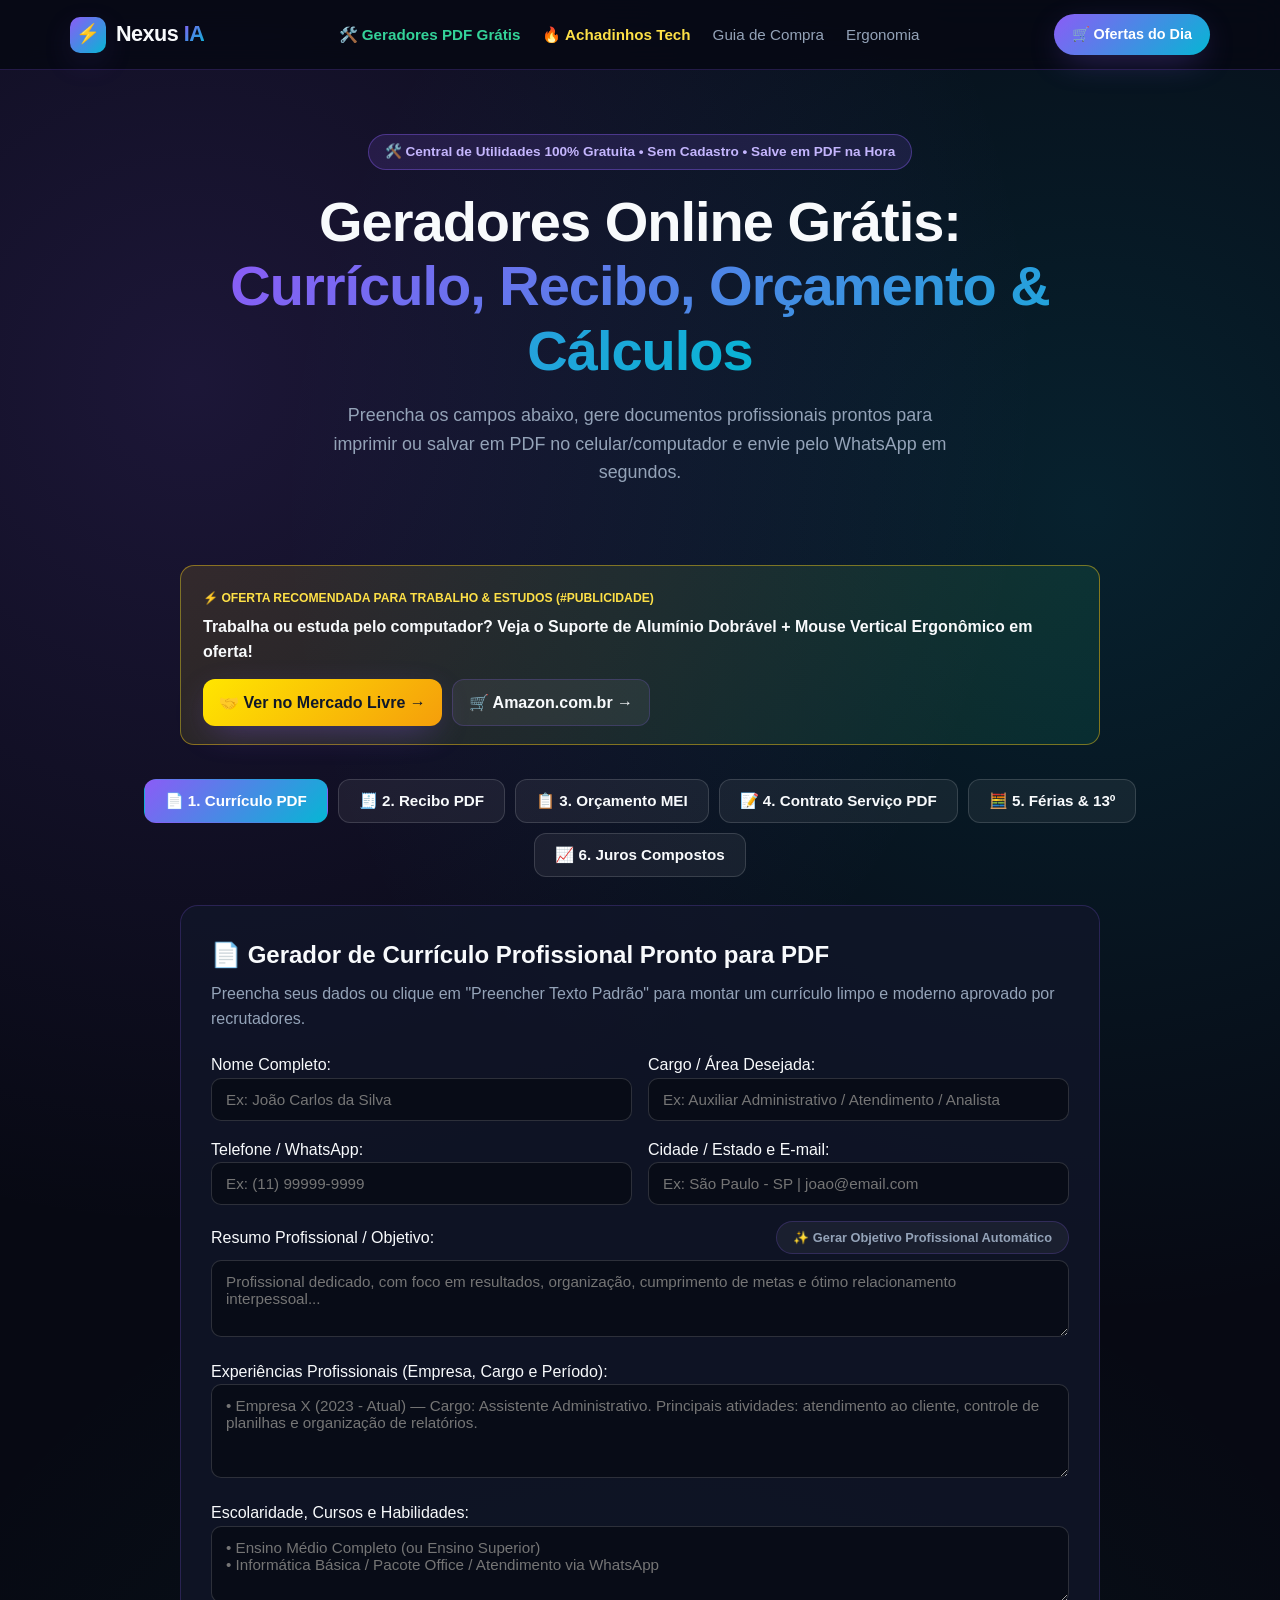
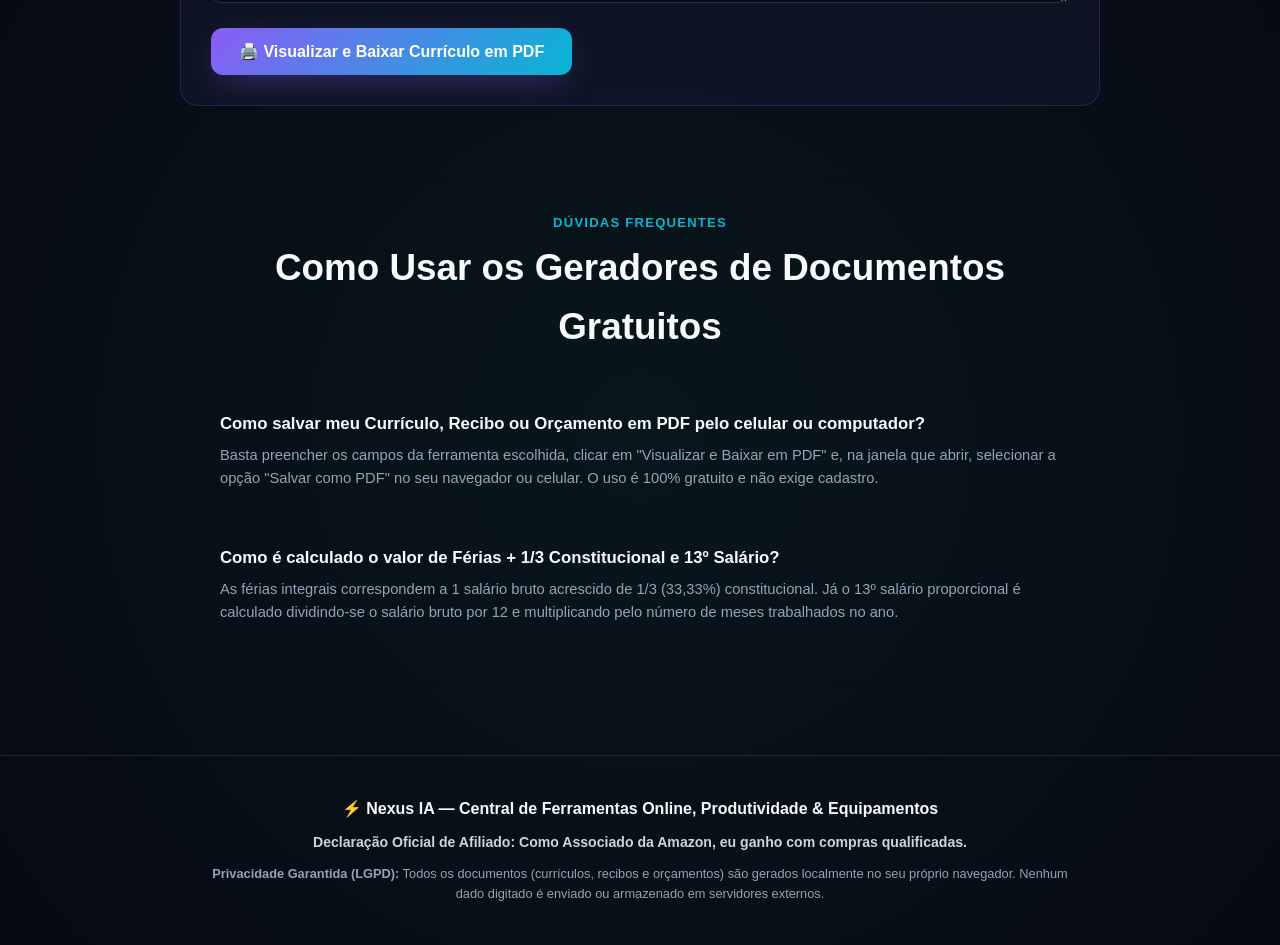
<file: ferramentas-uteis.html>
<!DOCTYPE html>
<html lang="pt-BR">
<head>
  <meta charset="UTF-8" />
  <meta name="viewport" content="width=device-width, initial-scale=1.0" />
  <meta http-equiv="X-Content-Type-Options" content="nosniff" />
  <meta name="referrer" content="strict-origin-when-cross-origin" />
  <meta http-equiv="Content-Security-Policy" content="default-src 'self'; script-src 'self'; style-src 'self' 'unsafe-inline' https://fonts.googleapis.com; font-src https://fonts.gstatic.com; img-src 'self' https://images.unsplash.com https://http2.mlstatic.com data:; connect-src 'self'; frame-ancestors 'none'; base-uri 'self'; form-action https://www.amazon.com.br;" />
  <title>Gerador de Currículo PDF, Recibo, Orçamento e Calculadora Trabalhista Grátis (2026) | Nexus IA</title>
  <meta name="description" content="Ferramentas online 100% gratuitas sem cadastro: Gerador de Currículo Pronto em PDF, Gerador de Recibo Simples, Gerador de Orçamento para MEI/Autônomo e Calculadora de Férias e 13º Salário." />
  <meta name="robots" content="index, follow, max-image-preview:large" />
  <link rel="canonical" href="https://felipe-omena.github.io/nexus-ia/ferramentas-uteis.html" />
  <meta property="og:type" content="website" />
  <meta property="og:title" content="Ferramentas Online Grátis: Gerador de Currículo, Recibo, Orçamento em PDF e Calculadora Trabalhista" />
  <meta property="og:description" content="Gere currículos, recibos de pagamento, orçamentos comerciais em PDF e calcule férias e 13º salário gratuitamente em 1 clique." />
  <meta property="og:url" content="https://felipe-omena.github.io/nexus-ia/ferramentas-uteis.html" />
  <link rel="preconnect" href="https://fonts.googleapis.com">
  <link rel="preconnect" href="https://fonts.gstatic.com" crossorigin>
  <link href="https://fonts.googleapis.com/css2?family=Inter:wght@400;500;600;700;800&display=swap" rel="stylesheet">
  <link rel="stylesheet" href="styles.css" />
  <style>
    .tool-tabs {
      display: flex;
      flex-wrap: wrap;
      gap: 10px;
      justify-content: center;
      margin-bottom: 28px;
    }
    .tool-tab-btn {
      background: rgba(255,255,255,0.06);
      border: 1px solid rgba(255,255,255,0.14);
      color: #f8fafc;
      padding: 12px 20px;
      border-radius: 12px;
      font-weight: 700;
      cursor: pointer;
      font-size: 0.95rem;
      transition: all 0.2s;
    }
    .tool-tab-btn.active, .tool-tab-btn:hover {
      background: linear-gradient(135deg, #8b5cf6, #06b6d4);
      border-color: transparent;
      color: #fff;
    }
    .tool-panel {
      display: none;
      background: var(--bg-card);
      border: 1px solid var(--border-subtle);
      border-radius: var(--radius-lg);
      padding: 30px;
      max-width: 920px;
      margin: 0 auto 36px;
    }
    .tool-panel.active {
      display: block;
    }
    .form-grid {
      display: grid;
      grid-template-columns: 1fr 1fr;
      gap: 16px;
      margin-bottom: 16px;
    }
    @media (max-width: 720px) {
      .form-grid { grid-template-columns: 1fr; }
    }
    .input-box {
      width: 100%;
      padding: 12px 14px;
      border-radius: 10px;
      border: 1px solid rgba(255,255,255,0.15);
      background: #080c17;
      color: #f8fafc;
      font-family: inherit;
      font-size: 0.95rem;
    }
    .doc-preview {
      background: #ffffff;
      color: #0f172a;
      border-radius: 12px;
      padding: 32px;
      margin-top: 24px;
      border: 2px solid #cbd5e1;
      font-family: 'Inter', sans-serif;
    }
    .doc-preview h2, .doc-preview h3, .doc-preview p, .doc-preview strong, .doc-preview span {
      color: #0f172a;
    }
    .ad-sponsor-bar {
      background: linear-gradient(135deg, rgba(250, 204, 21, 0.12), rgba(16, 185, 129, 0.12));
      border: 1px solid rgba(250, 204, 21, 0.45);
      border-radius: 14px;
      padding: 18px 22px;
      margin: 24px auto;
      max-width: 920px;
      display: flex;
      justify-content: space-between;
      align-items: center;
      flex-wrap: wrap;
      gap: 14px;
    }
    @media print {
      body * { visibility: hidden; }
      #printable-area, #printable-area * { visibility: visible; }
      #printable-area {
        position: absolute;
        left: 0;
        top: 0;
        width: 100%;
        border: none;
        padding: 0;
        margin: 0;
      }
    }
  </style>
</head>
<body>

  <header class="navbar">
    <div class="container nav-inner">
      <a href="index.html" class="brand">
        <span class="brand-icon">⚡</span>
        <span>Nexus <span class="gradient-text">IA</span></span>
      </a>
      <ul class="nav-links">
        <li><a href="ferramentas-uteis.html" style="color: #34d399; font-weight: 700;">🛠️ Geradores PDF Grátis</a></li>
        <li><a href="achadinhos-home-office.html" style="color: #fde047; font-weight: 700;">🔥 Achadinhos Tech</a></li>
        <li><a href="reviews-equipamentos.html">Guia de Compra</a></li>
        <li><a href="melhores-equipamentos-home-office.html">Ergonomia</a></li>
      </ul>
      <a href="achadinhos-home-office.html" class="btn-nav">🛒 Ofertas do Dia</a>
    </div>
  </header>

  <section class="hero" style="padding-bottom: 24px;">
    <div class="container">
      <div class="hero-badge">
        <span>🛠️ Central de Utilidades 100% Gratuita • Sem Cadastro • Salve em PDF na Hora</span>
      </div>
      <h1>
        Geradores Online Grátis: <span class="gradient-text">Currículo, Recibo, Orçamento & Cálculos</span>
      </h1>
      <p>
        Preencha os campos abaixo, gere documentos profissionais prontos para imprimir ou salvar em PDF no celular/computador e envie pelo WhatsApp em segundos.
      </p>
    </div>
  </section>

  <!-- Barra de Monetização Contextual Automática -->
  <div class="container">
    <div class="ad-sponsor-bar">
      <div>
        <span style="font-size:0.76rem; font-weight:800; color:#fde047; text-transform:uppercase;">⚡ Oferta Recomendada Para Trabalho & Estudos (#Publicidade)</span>
        <p id="rotating-sponsor-text" style="margin:4px 0 0; font-weight:700; color:#f8fafc;">
          Trabalha ou estuda pelo computador? Veja o Suporte de Alumínio Dobrável + Mouse Vertical Ergonômico em oferta!
        </p>
      </div>
      <div style="display:flex; gap:10px; flex-wrap:wrap;">
        <a id="rotating-sponsor-ml" href="https://meli.la/247JmCK" target="_blank" rel="noopener noreferrer sponsored" class="btn-primary" style="background:linear-gradient(135deg,#ffe600,#f59e0b); color:#0f172a; font-weight:800; padding:10px 16px;">🤝 Ver no Mercado Livre →</a>
        <a id="rotating-sponsor-amz" href="https://www.amazon.com.br/s?k=suporte+notebook+aluminio+ergonomico&tag=nexus00e-20" target="_blank" rel="noopener noreferrer sponsored" class="btn-secondary" style="padding:10px 16px;">🛒 Amazon.com.br →</a>
      </div>
    </div>
  </div>

  <section style="padding: 10px 0 60px;">
    <div class="container">

      <!-- Abas das 6 Ferramentas -->
      <div class="tool-tabs">
        <button class="tool-tab-btn active" data-tab="tab-curriculo">📄 1. Currículo PDF</button>
        <button class="tool-tab-btn" data-tab="tab-recibo">🧾 2. Recibo PDF</button>
        <button class="tool-tab-btn" data-tab="tab-orcamento">📋 3. Orçamento MEI</button>
        <button class="tool-tab-btn" data-tab="tab-contrato">📝 4. Contrato Serviço PDF</button>
        <button class="tool-tab-btn" data-tab="tab-calculadora">🧮 5. Férias & 13º</button>
        <button class="tool-tab-btn" data-tab="tab-juros">📈 6. Juros Compostos</button>
      </div>

      <!-- FERRAMENTA 1: GERADOR DE CURRÍCULO -->
      <div id="tab-curriculo" class="tool-panel active">
        <h2 style="margin-bottom: 6px;">📄 Gerador de Currículo Profissional Pronto para PDF</h2>
        <p style="color: var(--text-muted); margin-bottom: 20px;">Preencha seus dados ou clique em "Preencher Texto Padrão" para montar um currículo limpo e moderno aprovado por recrutadores.</p>

        <div class="form-grid">
          <div>
            <label>Nome Completo:</label>
            <input type="text" id="cv-nome" class="input-box" placeholder="Ex: João Carlos da Silva" />
          </div>
          <div>
            <label>Cargo / Área Desejada:</label>
            <input type="text" id="cv-cargo" class="input-box" placeholder="Ex: Auxiliar Administrativo / Atendimento / Analista" />
          </div>
          <div>
            <label>Telefone / WhatsApp:</label>
            <input type="text" id="cv-tel" class="input-box" placeholder="Ex: (11) 99999-9999" />
          </div>
          <div>
            <label>Cidade / Estado e E-mail:</label>
            <input type="text" id="cv-local" class="input-box" placeholder="Ex: São Paulo - SP | joao@email.com" />
          </div>
        </div>

        <div style="margin-bottom: 14px;">
          <div style="display:flex; justify-content:space-between; align-items:center; margin-bottom:6px; flex-wrap:wrap; gap:6px;">
            <label>Resumo Profissional / Objetivo:</label>
            <button type="button" id="btn-cv-autofill" class="pill-btn" style="font-size:0.8rem;">✨ Gerar Objetivo Profissional Automático</button>
          </div>
          <textarea id="cv-resumo" class="input-box" rows="3" placeholder="Profissional dedicado, com foco em resultados, organização, cumprimento de metas e ótimo relacionamento interpessoal..."></textarea>
        </div>

        <div style="margin-bottom: 14px;">
          <label>Experiências Profissionais (Empresa, Cargo e Período):</label>
          <textarea id="cv-exp" class="input-box" rows="4" placeholder="• Empresa X (2023 - Atual) — Cargo: Assistente Administrativo. Principais atividades: atendimento ao cliente, controle de planilhas e organização de relatórios."></textarea>
        </div>

        <div style="margin-bottom: 18px;">
          <label>Escolaridade, Cursos e Habilidades:</label>
          <textarea id="cv-edu" class="input-box" rows="3" placeholder="• Ensino Médio Completo (ou Ensino Superior)&#10;• Informática Básica / Pacote Office / Atendimento via WhatsApp"></textarea>
        </div>

        <div style="display:flex; flex-wrap:wrap; gap:12px;">
          <button type="button" id="btn-cv-gerar" class="btn-primary">🖨️ Visualizar e Baixar Currículo em PDF</button>
        </div>
      </div>

      <!-- FERRAMENTA 2: GERADOR DE RECIBO -->
      <div id="tab-recibo" class="tool-panel">
        <h2 style="margin-bottom: 6px;">🧾 Gerador de Recibo de Pagamento e Prestação de Serviço</h2>
        <p style="color: var(--text-muted); margin-bottom: 20px;">Ideal para autônomos, prestadores de serviço, aluguéis e vendas. Gere o recibo pronto para imprimir, salvar em PDF ou mandar no WhatsApp.</p>

        <div class="form-grid">
          <div>
            <label>Valor do Recibo (R$):</label>
            <input type="text" id="rec-valor" class="input-box" placeholder="Ex: 350,00" />
          </div>
          <div>
            <label>Data do Pagamento:</label>
            <input type="text" id="rec-data" class="input-box" />
          </div>
          <div>
            <label>Recebi(emos) de (Nome do Pagador/Cliente):</label>
            <input type="text" id="rec-pagador" class="input-box" placeholder="Ex: Maria Oliveira" />
          </div>
          <div>
            <label>Nome de Quem Recebeu (Prestador/Vendedor):</label>
            <input type="text" id="rec-recebedor" class="input-box" placeholder="Ex: Carlos Mendes Serviços" />
          </div>
        </div>

        <div style="margin-bottom: 18px;">
          <label>Referente a (Descrição do Serviço, Produto ou Aluguel):</label>
          <input type="text" id="rec-ref" class="input-box" placeholder="Ex: Prestação de serviços de manutenção / pagamento de aluguel mensal" />
        </div>

        <div style="display:flex; flex-wrap:wrap; gap:12px;">
          <button type="button" id="btn-rec-gerar" class="btn-primary">🖨️ Gerar Recibo Pronto (PDF / Imprimir)</button>
          <button type="button" id="btn-rec-zap" class="btn-secondary" style="border-color:#10b981; color:#34d399;">📲 Enviar Recibo por WhatsApp</button>
        </div>
      </div>

      <!-- FERRAMENTA 3: GERADOR DE ORÇAMENTO COMERCIAL -->
      <div id="tab-orcamento" class="tool-panel">
        <h2 style="margin-bottom: 6px;">📋 Gerador de Orçamento Comercial Profissional (MEI & Autônomos)</h2>
        <p style="color: var(--text-muted); margin-bottom: 20px;">Apresente um orçamento organizado para seus clientes e feche mais serviços pelo WhatsApp ou em PDF.</p>

        <div class="form-grid">
          <div>
            <label>Seu Nome ou Nome da Sua Empresa:</label>
            <input type="text" id="orc-empresa" class="input-box" placeholder="Ex: Silva Instalações & Serviços" />
          </div>
          <div>
            <label>Nome do Cliente:</label>
            <input type="text" id="orc-cliente" class="input-box" placeholder="Ex: Condomínio / Cliente João" />
          </div>
          <div>
            <label>Valor Total do Orçamento (R$):</label>
            <input type="text" id="orc-valor" class="input-box" placeholder="Ex: 890,00" />
          </div>
          <div>
            <label>Forma de Pagamento e Prazo de Entrega:</label>
            <input type="text" id="orc-prazo" class="input-box" placeholder="Ex: Pix com 5% de desconto ou Cartão • Entrega em 3 dias" />
          </div>
        </div>

        <div style="margin-bottom: 18px;">
          <label>Itens e Serviços Inclusos no Orçamento:</label>
          <textarea id="orc-itens" class="input-box" rows="4" placeholder="1. Mão de obra especializada&#10;2. Materiais e deslocamento inclusos&#10;3. Garantia de 90 dias"></textarea>
        </div>

        <div style="display:flex; flex-wrap:wrap; gap:12px;">
          <button type="button" id="btn-orc-gerar" class="btn-primary">🖨️ Gerar Orçamento em PDF</button>
          <button type="button" id="btn-orc-zap" class="btn-secondary" style="border-color:#10b981; color:#34d399;">📲 Mandar Orçamento no WhatsApp do Cliente</button>
        </div>
      </div>

      <!-- FERRAMENTA 4: CALCULADORA DE FÉRIAS, 13º E HORA EXTRA -->
      <div id="tab-calculadora" class="tool-panel">
        <h2 style="margin-bottom: 6px;">🧮 Calculadora de Férias, 13º Salário Proporcional e Horas Extras (2026)</h2>
        <p style="color: var(--text-muted); margin-bottom: 20px;">Descubra instantaneamente quanto você tem a receber de Férias (+1/3 constitucional), 13º proporcional e horas extras.</p>

        <div class="form-grid">
          <div>
            <label>Salário Bruto Mensal (R$):</label>
            <input type="number" id="trab-salario" class="input-box" value="2500" min="500" step="100" />
          </div>
          <div>
            <label>Meses Trabalhados no Ano (1 a 12):</label>
            <input type="number" id="trab-meses" class="input-box" value="12" min="1" max="12" />
          </div>
          <div>
            <label>Quantidade de Horas Extras (50%) no Mês:</label>
            <input type="number" id="trab-he" class="input-box" value="10" min="0" />
          </div>
          <div style="display:flex; align-items:flex-end;">
            <button type="button" id="btn-trab-calc" class="btn-primary" style="width:100%; justify-content:center;">⚡ Calcular Valores Agora</button>
          </div>
        </div>

        <div id="trab-resultado" style="background:#080c17; border:1px solid rgba(16,185,129,0.4); border-radius:12px; padding:22px; margin-top:18px;"></div>
      </div>

      <!-- FERRAMENTA 5: GERADOR DE CONTRATO DE PRESTAÇÃO DE SERVIÇOS -->
      <div id="tab-contrato" class="tool-panel">
        <h2 style="margin-bottom: 6px;">📝 Gerador de Contrato Simples de Prestação de Serviços em PDF</h2>
        <p style="color: var(--text-muted); margin-bottom: 20px;">Gere um contrato claro e objetivo com cláusulas de objeto, valor, prazo e foro para formalizar serviços com segurança.</p>

        <div class="form-grid">
          <div>
            <label>Contratante (Cliente — Nome e CPF/CNPJ):</label>
            <input type="text" id="con-contratante" class="input-box" placeholder="Ex: Empresa ABC Ltda / CPF 000.000.000-00" />
          </div>
          <div>
            <label>Contratado (Prestador — Nome e CPF/CNPJ):</label>
            <input type="text" id="con-contratado" class="input-box" placeholder="Ex: Seu Nome Completo / MEI" />
          </div>
          <div>
            <label>Valor Combinado e Forma de Pagamento (R$):</label>
            <input type="text" id="con-valor" class="input-box" placeholder="Ex: R$ 1.200,00 (50% de entrada via Pix e 50% na entrega)" />
          </div>
          <div>
            <label>Prazo de Execução e Cidade/Foro:</label>
            <input type="text" id="con-foro" class="input-box" placeholder="Ex: Prazo de 15 dias • Foro de São Paulo - SP" />
          </div>
        </div>

        <div style="margin-bottom: 18px;">
          <label>Descrição Detalhada do Serviço Contratado (Objeto):</label>
          <textarea id="con-objeto" class="input-box" rows="3" placeholder="Ex: Prestação de serviços técnicos de manutenção / desenvolvimento / consultoria conforme especificações acordadas entre as partes."></textarea>
        </div>

        <button type="button" id="btn-con-gerar" class="btn-primary">🖨️ Gerar Contrato Completo para Imprimir / Salvar PDF</button>
      </div>

      <!-- FERRAMENTA 6: CALCULADORA DE JUROS COMPOSTOS & RENDA PASSIVA -->
      <div id="tab-juros" class="tool-panel">
        <h2 style="margin-bottom: 6px;">📈 Simulador de Juros Compostos e Renda Passiva Mensal</h2>
        <p style="color: var(--text-muted); margin-bottom: 20px;">Simule quanto seu dinheiro pode render ao longo do tempo e quanto ele geraria de renda mensal automática.</p>

        <div class="form-grid">
          <div>
            <label>Valor Inicial Investido (R$):</label>
            <input type="number" id="jur-inicial" class="input-box" value="1000" min="0" step="100" />
          </div>
          <div>
            <label>Aporte Mensal (R$):</label>
            <input type="number" id="jur-mensal" class="input-box" value="300" min="0" step="50" />
          </div>
          <div>
            <label>Taxa de Rendimento Mensal (% ao mês):</label>
            <input type="number" id="jur-taxa" class="input-box" value="0.95" min="0.1" step="0.05" />
          </div>
          <div>
            <label>Tempo de Acumulação (Anos):</label>
            <input type="number" id="jur-anos" class="input-box" value="5" min="1" max="40" />
          </div>
        </div>

        <button type="button" id="btn-jur-calc" class="btn-primary">⚡ Simular Patrimônio e Renda Passiva</button>
        <div id="jur-resultado" style="background:#080c17; border:1px solid rgba(6,182,212,0.4); border-radius:12px; padding:22px; margin-top:18px;"></div>
      </div>

      <!-- ÁREA DE IMPRESSÃO / PDF DO DOCUMENTO GERADO -->
      <div id="printable-wrapper" style="max-width: 920px; margin: 0 auto; display: none;">
        <div style="display:flex; justify-content:space-between; align-items:center; flex-wrap:wrap; gap:10px; margin-bottom:12px;">
          <strong style="color:#34d399;">✅ Documento Gerado! Confira abaixo e clique em Salvar PDF / Imprimir:</strong>
          <button type="button" id="btn-print-now" class="btn-primary" style="background:#10b981; color:#042f2e;">🖨️ Salvar como PDF / Imprimir Agora</button>
        </div>
        <div id="printable-area" class="doc-preview"></div>
      </div>

    </div>
  </section>

  <!-- FAQ Estruturado Schema.org para Ranqueamento Orgânico no Google -->
  <section style="padding: 10px 0 70px;" itemscope itemtype="https://schema.org/FAQPage">
    <div class="container" style="max-width: 920px;">
      <div class="section-header">
        <span class="section-tag">DÚVIDAS FREQUENTES</span>
        <h2>Como Usar os Geradores de Documentos Gratuitos</h2>
      </div>
      <div style="display:flex; flex-direction:column; gap:14px;">
        <div class="card" style="padding:20px;" itemscope itemprop="mainEntity" itemtype="https://schema.org/Question">
          <h3 itemprop="name" style="font-size:1.05rem; margin-bottom:6px;">Como salvar meu Currículo, Recibo ou Orçamento em PDF pelo celular ou computador?</h3>
          <div itemscope itemprop="acceptedAnswer" itemtype="https://schema.org/Answer">
            <p itemprop="text" style="color:#94a3b8; font-size:0.92rem; margin:0;">Basta preencher os campos da ferramenta escolhida, clicar em "Visualizar e Baixar em PDF" e, na janela que abrir, selecionar a opção "Salvar como PDF" no seu navegador ou celular. O uso é 100% gratuito e não exige cadastro.</p>
          </div>
        </div>
        <div class="card" style="padding:20px;" itemscope itemprop="mainEntity" itemtype="https://schema.org/Question">
          <h3 itemprop="name" style="font-size:1.05rem; margin-bottom:6px;">Como é calculado o valor de Férias + 1/3 Constitucional e 13º Salário?</h3>
          <div itemscope itemprop="acceptedAnswer" itemtype="https://schema.org/Answer">
            <p itemprop="text" style="color:#94a3b8; font-size:0.92rem; margin:0;">As férias integrais correspondem a 1 salário bruto acrescido de 1/3 (33,33%) constitucional. Já o 13º salário proporcional é calculado dividindo-se o salário bruto por 12 e multiplicando pelo número de meses trabalhados no ano.</p>
          </div>
        </div>
      </div>
    </div>
  </section>

  <footer>
    <div class="container" style="max-width: 900px;">
      <p style="margin-bottom: 10px; font-weight: 700; color: var(--text-main); font-size: 1rem;">
        ⚡ Nexus IA — Central de Ferramentas Online, Produtividade & Equipamentos
      </p>
      <p style="margin-bottom: 10px; color: #cbd5e1; font-weight: 600;">
        Declaração Oficial de Afiliado: Como Associado da Amazon, eu ganho com compras qualificadas.
      </p>
      <p style="font-size: 0.8rem; color: var(--text-muted);">
        <strong>Privacidade Garantida (LGPD):</strong> Todos os documentos (currículos, recibos e orçamentos) são gerados localmente no seu próprio navegador. Nenhum dado digitado é enviado ou armazenado em servidores externos.
      </p>
    </div>
  </footer>

  <script src="config-afiliados.js"></script>
  <script src="ferramentas-uteis.js"></script>
</body>
</html>
</file>
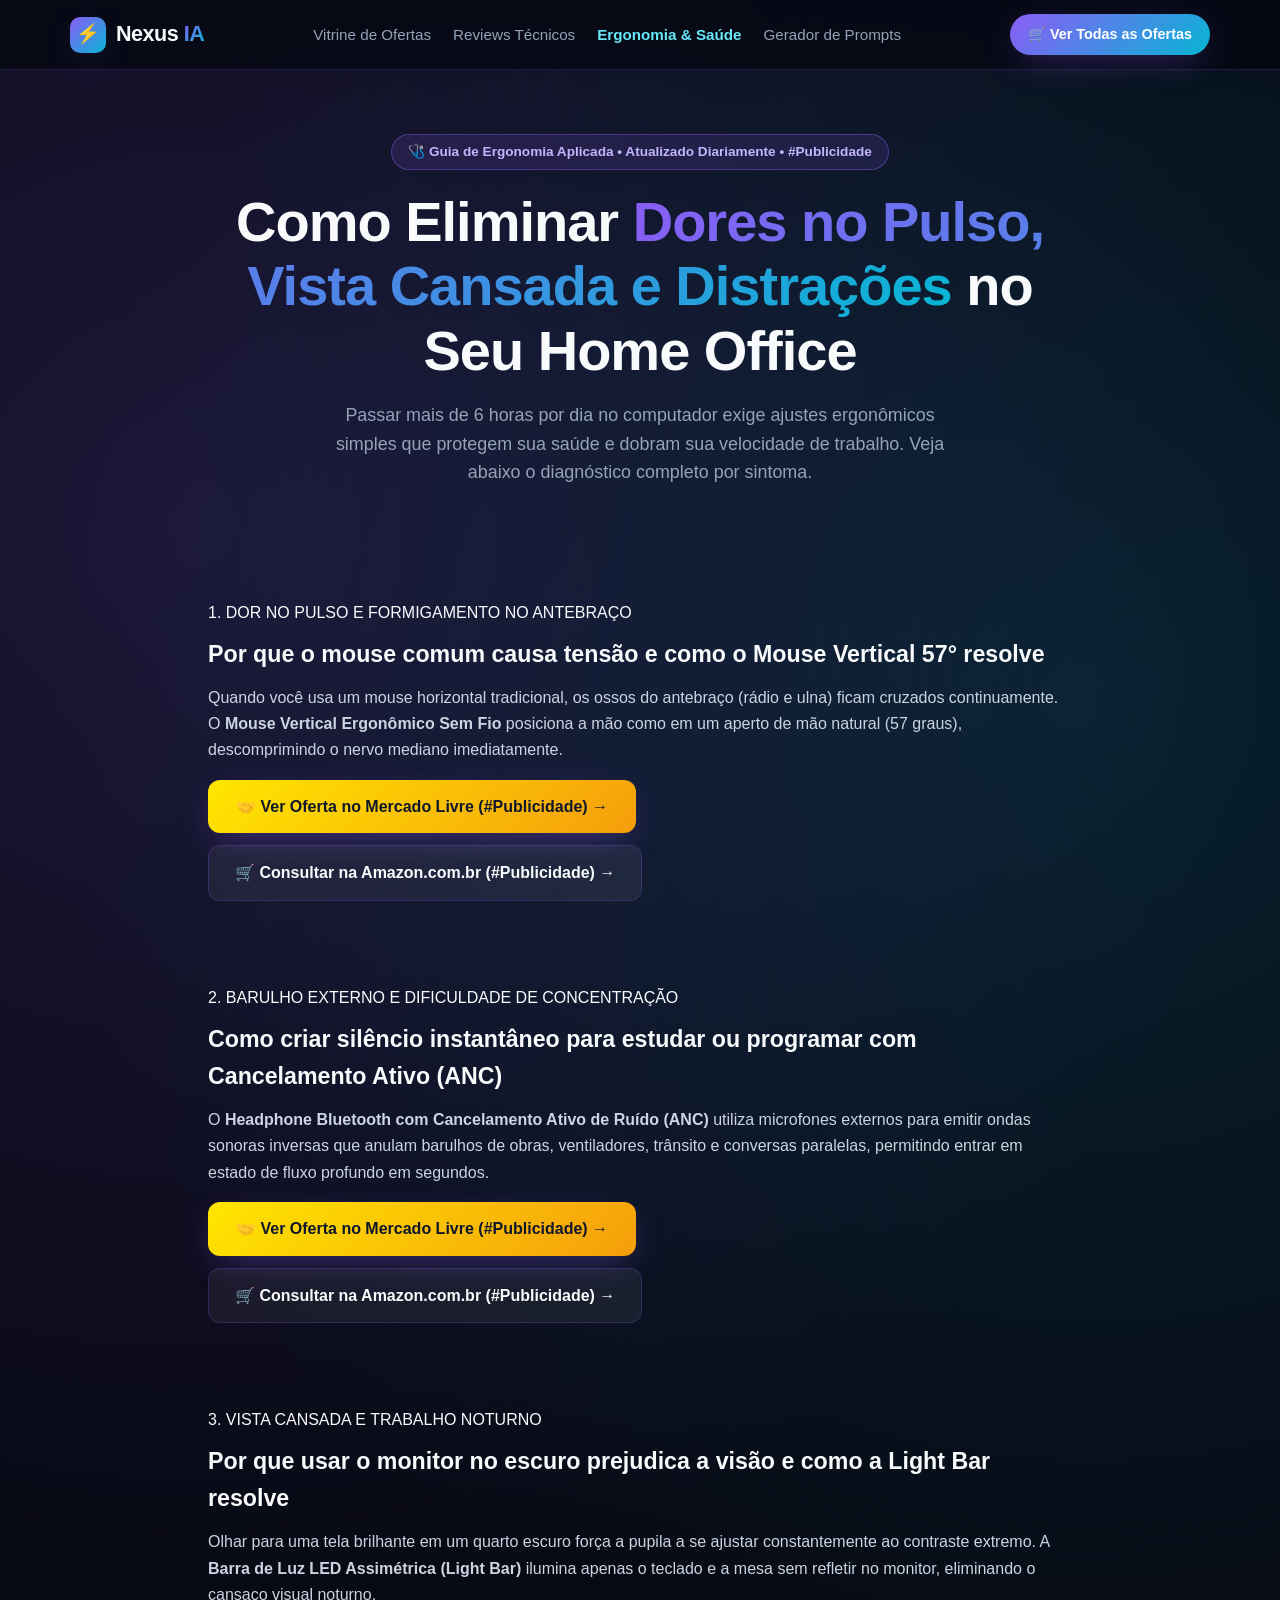
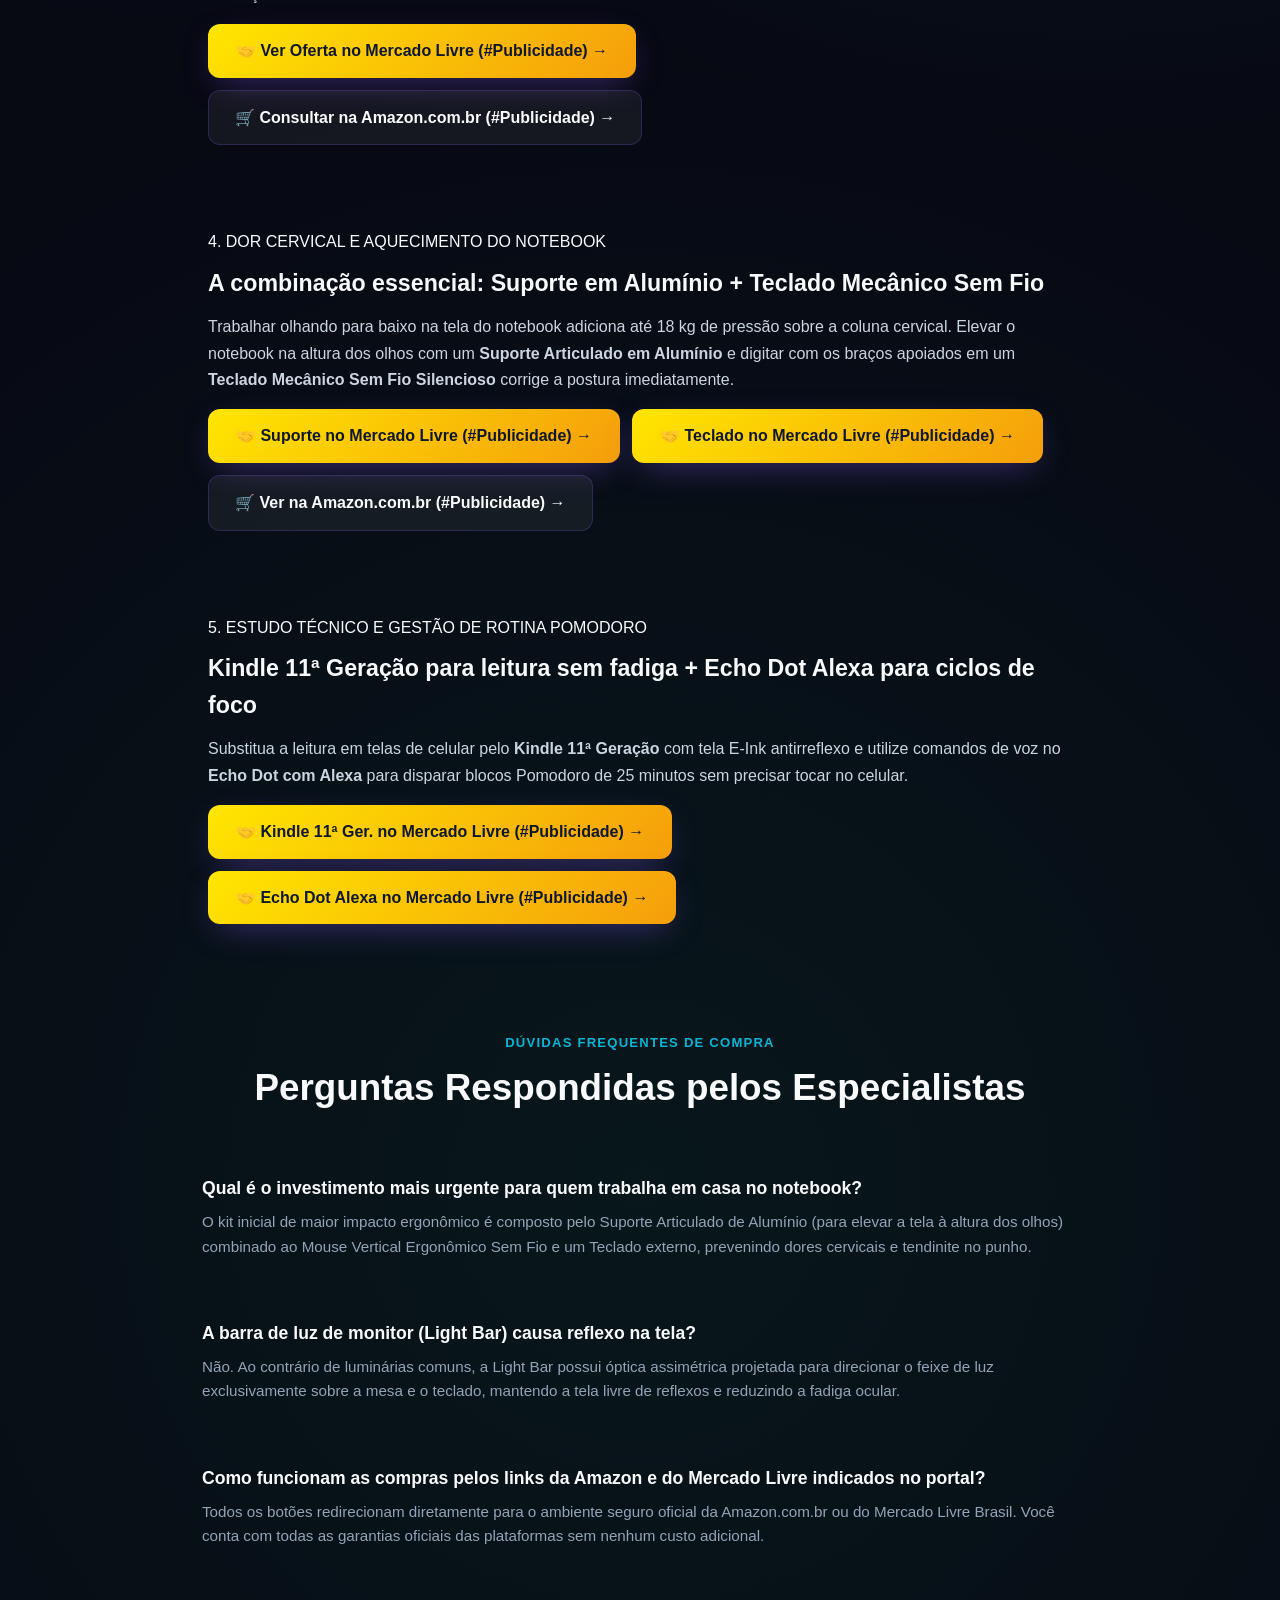
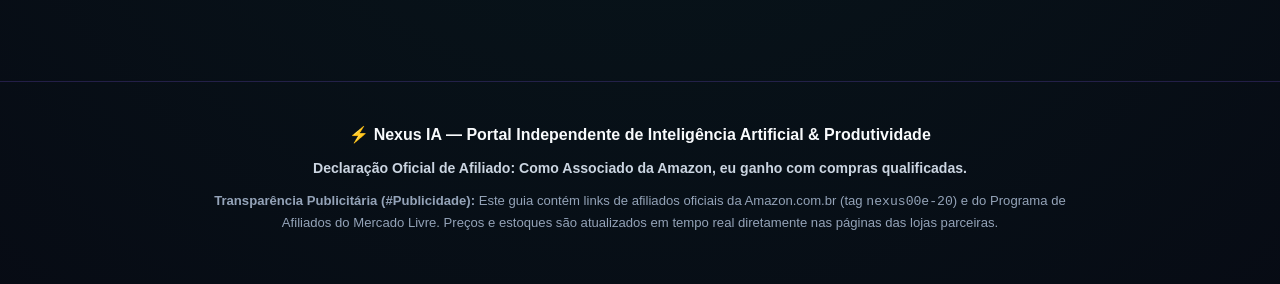
<file: melhores-equipamentos-home-office.html>
<!DOCTYPE html>
<html lang="pt-BR">
<head>
  <meta charset="UTF-8" />
  <meta name="viewport" content="width=device-width, initial-scale=1.0" />
  <meta http-equiv="X-Content-Type-Options" content="nosniff" />
  <meta name="referrer" content="strict-origin-when-cross-origin" />
  <meta http-equiv="Content-Security-Policy" content="default-src 'self'; script-src 'self'; style-src 'self' 'unsafe-inline' https://fonts.googleapis.com; font-src https://fonts.gstatic.com; img-src 'self' https://images.unsplash.com data:; connect-src 'self'; frame-ancestors 'none'; base-uri 'self'; form-action https://www.amazon.com.br;" />
  <title>Como Montar um Setup Home Office Ergonômico em 2026 (Sem Dor no Pulso e Com Foco Total) | Nexus IA</title>
  <meta name="description" content="Guia prático de ergonomia e produtividade para Home Office: descubra como evitar dor no pulso, fadiga visual e barulho externo com os equipamentos certos na Amazon e Mercado Livre." />
  <meta name="robots" content="index, follow, max-image-preview:large" />
  <link rel="canonical" href="https://felipe-omena.github.io/nexus-ia/melhores-equipamentos-home-office.html" />
  <meta property="og:type" content="article" />
  <meta property="og:title" content="Como Montar um Setup Home Office Ergonômico e Produtivo em 2026" />
  <meta property="og:description" content="Soluções práticas para dor no punho, postura cervical, iluminação de monitor e cancelamento de ruído no trabalho remoto." />
  <meta property="og:url" content="https://felipe-omena.github.io/nexus-ia/melhores-equipamentos-home-office.html" />
  <link rel="preconnect" href="https://fonts.googleapis.com">
  <link rel="preconnect" href="https://fonts.gstatic.com" crossorigin>
  <link href="https://fonts.googleapis.com/css2?family=Inter:wght@400;500;600;700;800&display=swap" rel="stylesheet">
  <link rel="stylesheet" href="styles.css" />
</head>
<body>

  <!-- Barra de Navegação -->
  <header class="navbar">
    <div class="container nav-inner">
      <a href="index.html" class="brand">
        <span class="brand-icon">⚡</span>
        <span>Nexus <span class="gradient-text">IA</span></span>
      </a>
      <ul class="nav-links">
        <li><a href="index.html#setup">Vitrine de Ofertas</a></li>
        <li><a href="reviews-equipamentos.html">Reviews Técnicos</a></li>
        <li><a href="melhores-equipamentos-home-office.html" style="color: #67e8f9; font-weight: 700;">Ergonomia & Saúde</a></li>
        <li><a href="index.html#gerador-prompts">Gerador de Prompts</a></li>
      </ul>
      <a href="index.html#setup" class="btn-nav">🛒 Ver Todas as Ofertas</a>
    </div>
  </header>

  <section class="hero" style="padding-bottom: 35px;">
    <div class="container">
      <div class="hero-badge">
        <span>🩺 Guia de Ergonomia Aplicada • Atualizado Diariamente • #Publicidade</span>
      </div>
      <h1>
        Como Eliminar <span class="gradient-text">Dores no Pulso, Vista Cansada e Distrações</span> no Seu Home Office
      </h1>
      <p>
        Passar mais de 6 horas por dia no computador exige ajustes ergonômicos simples que protegem sua saúde e dobram sua velocidade de trabalho. Veja abaixo o diagnóstico completo por sintoma.
      </p>
    </div>
  </section>

  <!-- Diagnóstico por Problema de Busca (Long-Tail SEO) -->
  <section style="padding: 20px 0 60px;">
    <div class="container" style="max-width: 960px; display: flex; flex-direction: column; gap: 28px;">

      <!-- Problema 1: Dor no Pulso / Tendinite -->
      <article class="card" style="padding: 28px;">
        <span class="card-tag">1. DOR NO PULSO E FORMIGAMENTO NO ANTEBRAÇO</span>
        <h2 style="font-size: 1.45rem; margin: 10px 0 12px;">Por que o mouse comum causa tensão e como o Mouse Vertical 57° resolve</h2>
        <p style="color: #cbd5e1; line-height: 1.65; margin-bottom: 16px;">
          Quando você usa um mouse horizontal tradicional, os ossos do antebraço (rádio e ulna) ficam cruzados continuamente. O <strong>Mouse Vertical Ergonômico Sem Fio</strong> posiciona a mão como em um aperto de mão natural (57 graus), descomprimindo o nervo mediano imediatamente.
        </p>
        <div style="display: flex; flex-wrap: wrap; gap: 12px;">
          <a href="https://meli.la/2FfFjJo" target="_blank" rel="noopener noreferrer sponsored" class="btn-primary" style="background: linear-gradient(135deg, #ffe600, #f59e0b); color: #0f172a; font-weight: 800;">
            🤝 Ver Oferta no Mercado Livre (#Publicidade) →
          </a>
          <a href="https://www.amazon.com.br/s?k=mouse+vertical+ergonomico+sem+fio&tag=nexus00e-20" target="_blank" rel="noopener noreferrer sponsored" class="btn-secondary">
            🛒 Consultar na Amazon.com.br (#Publicidade) →
          </a>
        </div>
      </article>

      <!-- Problema 2: Barulho em Casa / Falta de Concentração -->
      <article class="card" style="padding: 28px;">
        <span class="card-tag">2. BARULHO EXTERNO E DIFICULDADE DE CONCENTRAÇÃO</span>
        <h2 style="font-size: 1.45rem; margin: 10px 0 12px;">Como criar silêncio instantâneo para estudar ou programar com Cancelamento Ativo (ANC)</h2>
        <p style="color: #cbd5e1; line-height: 1.65; margin-bottom: 16px;">
          O <strong>Headphone Bluetooth com Cancelamento Ativo de Ruído (ANC)</strong> utiliza microfones externos para emitir ondas sonoras inversas que anulam barulhos de obras, ventiladores, trânsito e conversas paralelas, permitindo entrar em estado de fluxo profundo em segundos.
        </p>
        <div style="display: flex; flex-wrap: wrap; gap: 12px;">
          <a href="https://meli.la/27VaWsg" target="_blank" rel="noopener noreferrer sponsored" class="btn-primary" style="background: linear-gradient(135deg, #ffe600, #f59e0b); color: #0f172a; font-weight: 800;">
            🤝 Ver Oferta no Mercado Livre (#Publicidade) →
          </a>
          <a href="https://www.amazon.com.br/s?k=headphone+bluetooth+cancelamento+de+ruido+anc&tag=nexus00e-20" target="_blank" rel="noopener noreferrer sponsored" class="btn-secondary">
            🛒 Consultar na Amazon.com.br (#Publicidade) →
          </a>
        </div>
      </article>

      <!-- Problema 3: Vista Cansada e Dor de Cabeça no Fim do Dia -->
      <article class="card" style="padding: 28px;">
        <span class="card-tag">3. VISTA CANSADA E TRABALHO NOTURNO</span>
        <h2 style="font-size: 1.45rem; margin: 10px 0 12px;">Por que usar o monitor no escuro prejudica a visão e como a Light Bar resolve</h2>
        <p style="color: #cbd5e1; line-height: 1.65; margin-bottom: 16px;">
          Olhar para uma tela brilhante em um quarto escuro força a pupila a se ajustar constantemente ao contraste extremo. A <strong>Barra de Luz LED Assimétrica (Light Bar)</strong> ilumina apenas o teclado e a mesa sem refletir no monitor, eliminando o cansaço visual noturno.
        </p>
        <div style="display: flex; flex-wrap: wrap; gap: 12px;">
          <a href="https://meli.la/14pbi6E" target="_blank" rel="noopener noreferrer sponsored" class="btn-primary" style="background: linear-gradient(135deg, #ffe600, #f59e0b); color: #0f172a; font-weight: 800;">
            🤝 Ver Oferta no Mercado Livre (#Publicidade) →
          </a>
          <a href="https://www.amazon.com.br/s?k=light+bar+monitor+led&tag=nexus00e-20" target="_blank" rel="noopener noreferrer sponsored" class="btn-secondary">
            🛒 Consultar na Amazon.com.br (#Publicidade) →
          </a>
        </div>
      </article>

      <!-- Problema 4: Dor no Pescoço e Postura Curvada no Notebook -->
      <article class="card" style="padding: 28px;">
        <span class="card-tag">4. DOR CERVICAL E AQUECIMENTO DO NOTEBOOK</span>
        <h2 style="font-size: 1.45rem; margin: 10px 0 12px;">A combinação essencial: Suporte em Alumínio + Teclado Mecânico Sem Fio</h2>
        <p style="color: #cbd5e1; line-height: 1.65; margin-bottom: 16px;">
          Trabalhar olhando para baixo na tela do notebook adiciona até 18 kg de pressão sobre a coluna cervical. Elevar o notebook na altura dos olhos com um <strong>Suporte Articulado em Alumínio</strong> e digitar com os braços apoiados em um <strong>Teclado Mecânico Sem Fio Silencioso</strong> corrige a postura imediatamente.
        </p>
        <div style="display: flex; flex-wrap: wrap; gap: 12px;">
          <a href="https://meli.la/247JmCK" target="_blank" rel="noopener noreferrer sponsored" class="btn-primary" style="background: linear-gradient(135deg, #ffe600, #f59e0b); color: #0f172a; font-weight: 800;">
            🤝 Suporte no Mercado Livre (#Publicidade) →
          </a>
          <a href="https://meli.la/1GPZT6X" target="_blank" rel="noopener noreferrer sponsored" class="btn-primary" style="background: linear-gradient(135deg, #ffe600, #f59e0b); color: #0f172a; font-weight: 800;">
            🤝 Teclado no Mercado Livre (#Publicidade) →
          </a>
          <a href="https://www.amazon.com.br/s?k=suporte+notebook+aluminio+ergonomico&tag=nexus00e-20" target="_blank" rel="noopener noreferrer sponsored" class="btn-secondary">
            🛒 Ver na Amazon.com.br (#Publicidade) →
          </a>
        </div>
      </article>

      <!-- Problema 5: Leitura sem Luz Azul e Gestão do Tempo -->
      <article class="card" style="padding: 28px;">
        <span class="card-tag">5. ESTUDO TÉCNICO E GESTÃO DE ROTINA POMODORO</span>
        <h2 style="font-size: 1.45rem; margin: 10px 0 12px;">Kindle 11ª Geração para leitura sem fadiga + Echo Dot Alexa para ciclos de foco</h2>
        <p style="color: #cbd5e1; line-height: 1.65; margin-bottom: 16px;">
          Substitua a leitura em telas de celular pelo <strong>Kindle 11ª Geração</strong> com tela E-Ink antirreflexo e utilize comandos de voz no <strong>Echo Dot com Alexa</strong> para disparar blocos Pomodoro de 25 minutos sem precisar tocar no celular.
        </p>
        <div style="display: flex; flex-wrap: wrap; gap: 12px;">
          <a href="https://meli.la/2cHzGSZ" target="_blank" rel="noopener noreferrer sponsored" class="btn-primary" style="background: linear-gradient(135deg, #ffe600, #f59e0b); color: #0f172a; font-weight: 800;">
            🤝 Kindle 11ª Ger. no Mercado Livre (#Publicidade) →
          </a>
          <a href="https://meli.la/2gAiVAK" target="_blank" rel="noopener noreferrer sponsored" class="btn-primary" style="background: linear-gradient(135deg, #ffe600, #f59e0b); color: #0f172a; font-weight: 800;">
            🤝 Echo Dot Alexa no Mercado Livre (#Publicidade) →
          </a>
        </div>
      </article>

    </div>
  </section>

  <!-- Perguntas Frequentes com Microdados Schema.org (Rich Snippets para Google) -->
  <section style="padding: 20px 0 70px;" itemscope itemtype="https://schema.org/FAQPage">
    <div class="container" style="max-width: 960px;">
      <div class="section-header">
        <span class="section-tag">DÚVIDAS FREQUENTES DE COMPRA</span>
        <h2>Perguntas Respondidas pelos Especialistas</h2>
      </div>

      <div style="display: flex; flex-direction: column; gap: 16px;">
        <div class="card" style="padding: 22px;" itemscope itemprop="mainEntity" itemtype="https://schema.org/Question">
          <h3 itemprop="name" style="font-size: 1.1rem; margin-bottom: 8px; color: #f8fafc;">Qual é o investimento mais urgente para quem trabalha em casa no notebook?</h3>
          <div itemscope itemprop="acceptedAnswer" itemtype="https://schema.org/Answer">
            <p itemprop="text" style="color: #94a3b8; font-size: 0.95rem; margin: 0;">
              O kit inicial de maior impacto ergonômico é composto pelo Suporte Articulado de Alumínio (para elevar a tela à altura dos olhos) combinado ao Mouse Vertical Ergonômico Sem Fio e um Teclado externo, prevenindo dores cervicais e tendinite no punho.
            </p>
          </div>
        </div>

        <div class="card" style="padding: 22px;" itemscope itemprop="mainEntity" itemtype="https://schema.org/Question">
          <h3 itemprop="name" style="font-size: 1.1rem; margin-bottom: 8px; color: #f8fafc;">A barra de luz de monitor (Light Bar) causa reflexo na tela?</h3>
          <div itemscope itemprop="acceptedAnswer" itemtype="https://schema.org/Answer">
            <p itemprop="text" style="color: #94a3b8; font-size: 0.95rem; margin: 0;">
              Não. Ao contrário de luminárias comuns, a Light Bar possui óptica assimétrica projetada para direcionar o feixe de luz exclusivamente sobre a mesa e o teclado, mantendo a tela livre de reflexos e reduzindo a fadiga ocular.
            </p>
          </div>
        </div>

        <div class="card" style="padding: 22px;" itemscope itemprop="mainEntity" itemtype="https://schema.org/Question">
          <h3 itemprop="name" style="font-size: 1.1rem; margin-bottom: 8px; color: #f8fafc;">Como funcionam as compras pelos links da Amazon e do Mercado Livre indicados no portal?</h3>
          <div itemscope itemprop="acceptedAnswer" itemtype="https://schema.org/Answer">
            <p itemprop="text" style="color: #94a3b8; font-size: 0.95rem; margin: 0;">
              Todos os botões redirecionam diretamente para o ambiente seguro oficial da Amazon.com.br ou do Mercado Livre Brasil. Você conta com todas as garantias oficiais das plataformas sem nenhum custo adicional.
            </p>
          </div>
        </div>
      </div>
    </div>
  </section>

  <!-- Rodapé em Conformidade Legal -->
  <footer>
    <div class="container" style="max-width: 900px;">
      <p style="margin-bottom: 10px; font-weight: 700; color: var(--text-main); font-size: 1rem;">
        ⚡ Nexus IA — Portal Independente de Inteligência Artificial & Produtividade
      </p>
      <p style="margin-bottom: 10px; color: #cbd5e1; font-weight: 600;">
        Declaração Oficial de Afiliado: Como Associado da Amazon, eu ganho com compras qualificadas.
      </p>
      <p style="margin-bottom: 12px; font-size: 0.82rem; color: var(--text-muted);">
        <strong>Transparência Publicitária (#Publicidade):</strong> Este guia contém links de afiliados oficiais da Amazon.com.br (tag <code>nexus00e-20</code>) e do Programa de Afiliados do Mercado Livre. Preços e estoques são atualizados em tempo real diretamente nas páginas das lojas parceiras.
      </p>
    </div>
  </footer>

</body>
</html>
</file>
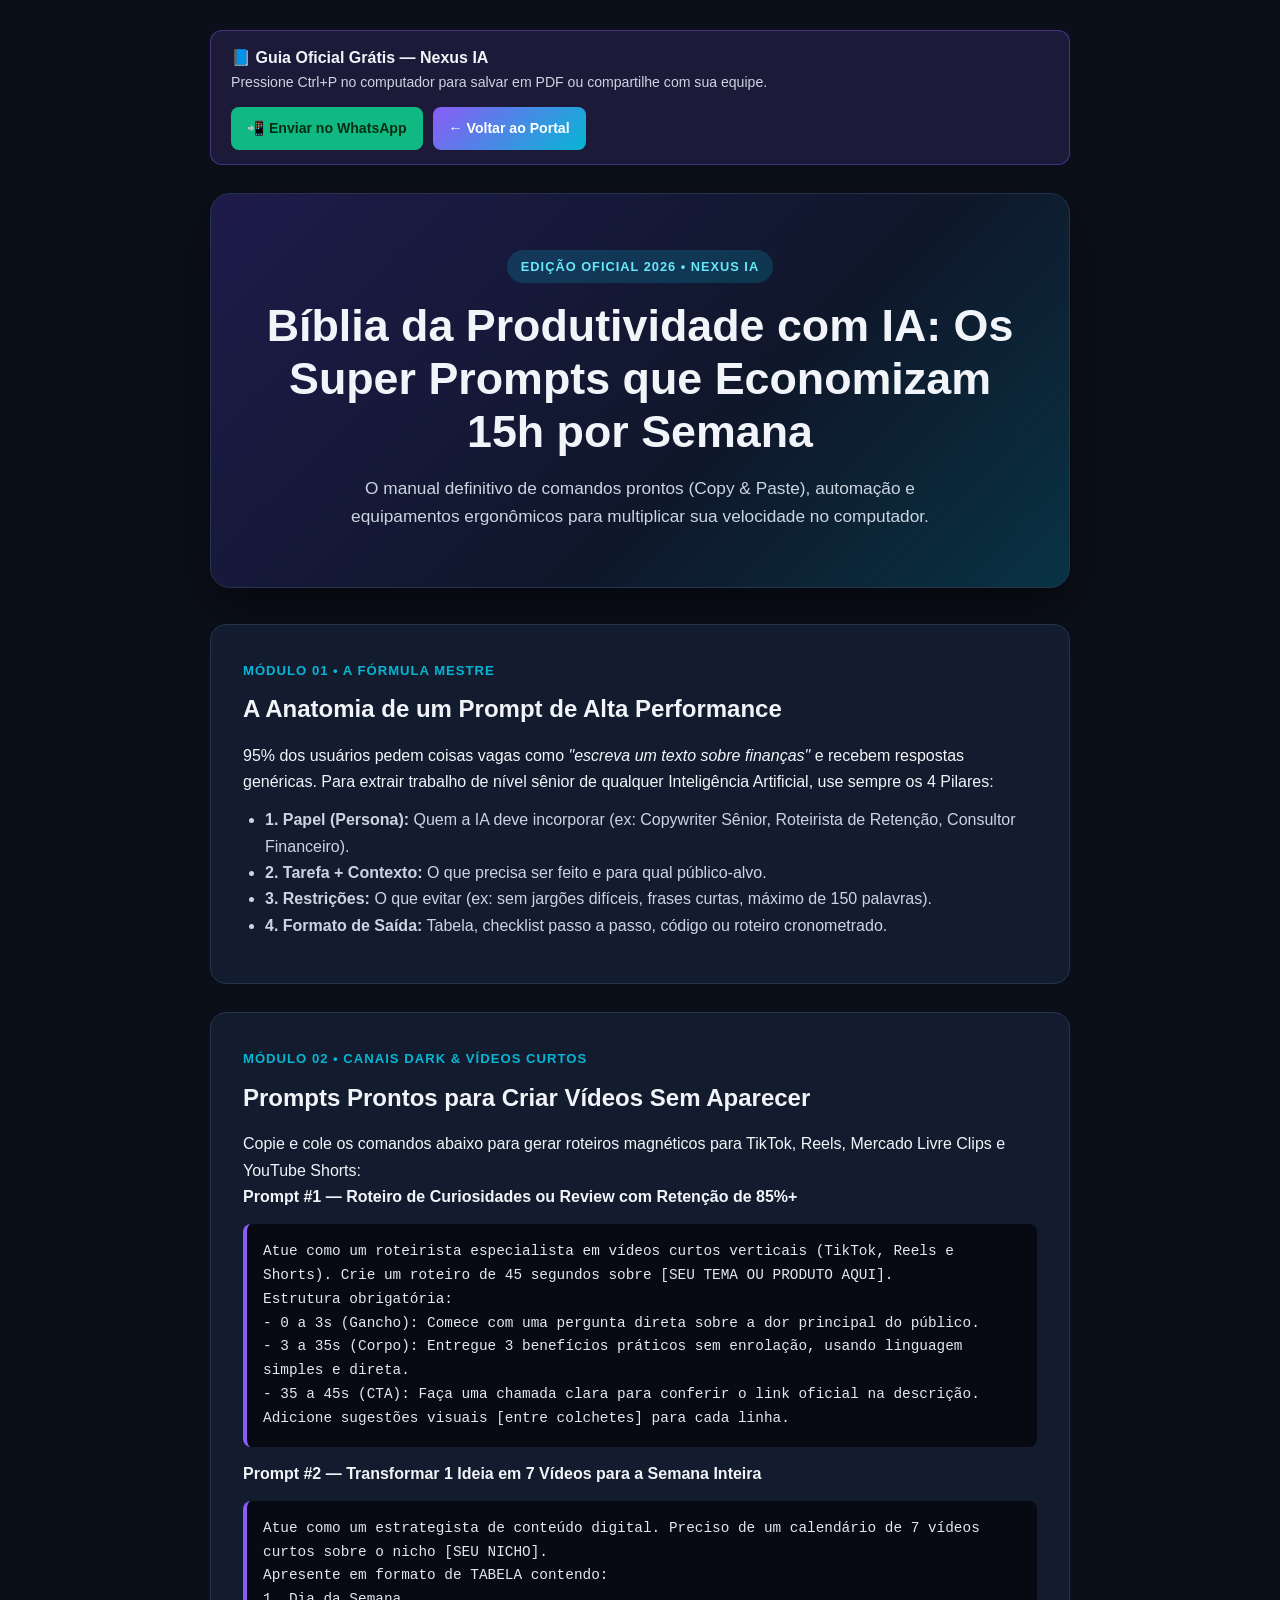
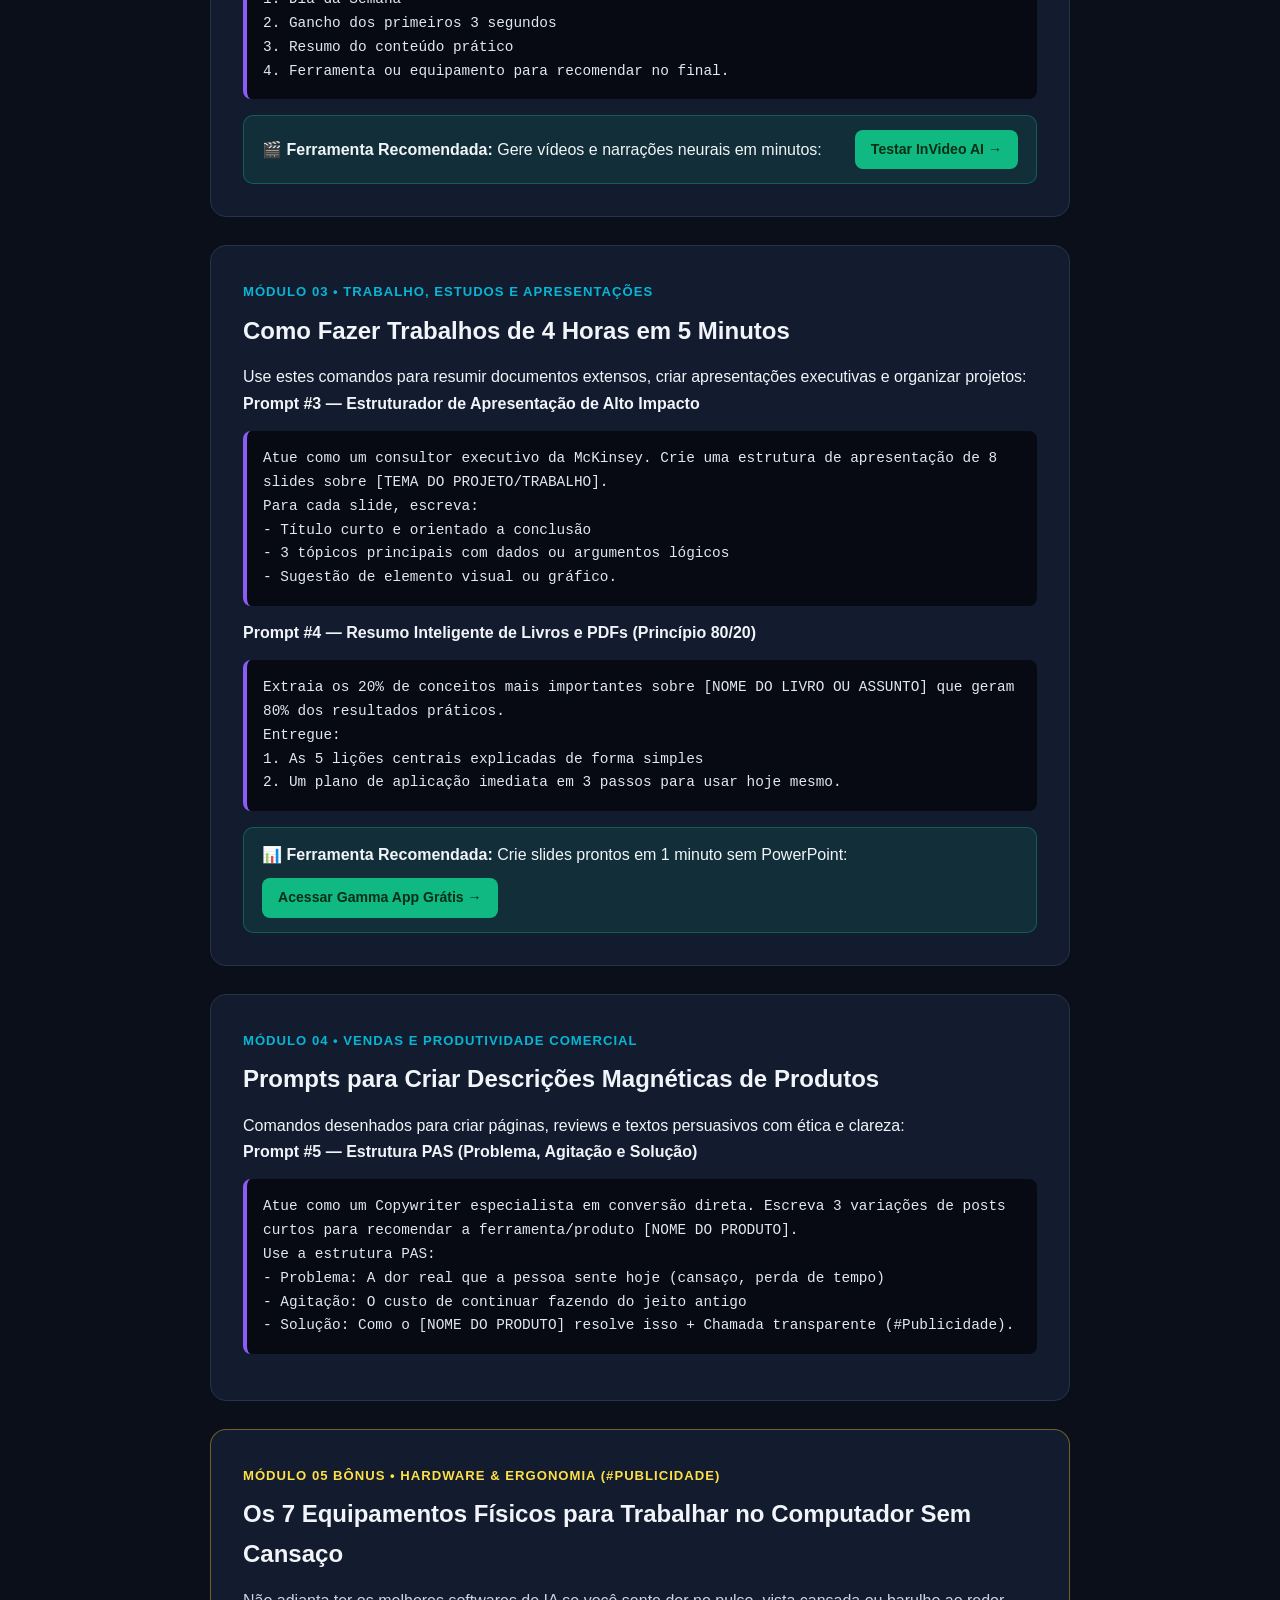
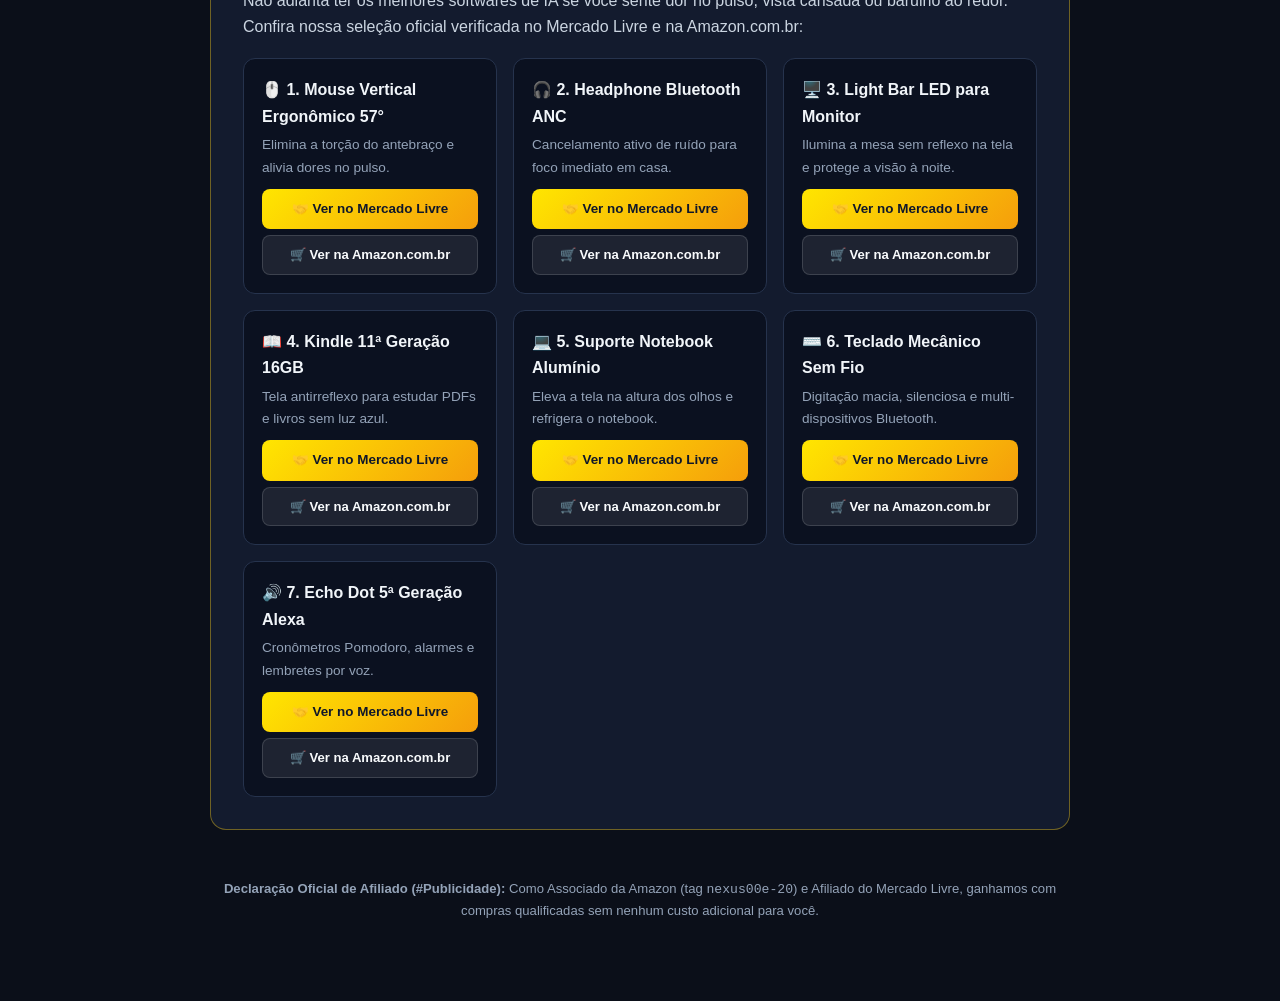
<file: produto-digital/EBOOK_MESTRE_DOS_PROMPTS_2026.html>
<!DOCTYPE html>
<html lang="pt-BR">
<head>
  <meta charset="UTF-8" />
  <meta name="viewport" content="width=device-width, initial-scale=1.0" />
  <meta http-equiv="X-Content-Type-Options" content="nosniff" />
  <meta name="referrer" content="strict-origin-when-cross-origin" />
  <meta http-equiv="Content-Security-Policy" content="default-src 'self'; script-src 'self'; style-src 'self' 'unsafe-inline' https://fonts.googleapis.com; font-src https://fonts.gstatic.com; img-src 'self' https://images.unsplash.com data:; connect-src 'self'; frame-ancestors 'none'; base-uri 'self';" />
  <title>📘 Bíblia da Produtividade IA — Guia Oficial de Super Prompts & Setup (Edição 2026)</title>
  <meta name="description" content="Guia prático gratuito de Super Prompts de Inteligência Artificial e equipamentos ergonômicos essenciais para multiplicar sua produtividade no computador." />
  <meta name="robots" content="index, follow, max-image-preview:large" />
  <link rel="canonical" href="https://felipe-omena.github.io/nexus-ia/produto-digital/EBOOK_MESTRE_DOS_PROMPTS_2026.html" />
  <link rel="preconnect" href="https://fonts.googleapis.com">
  <link rel="preconnect" href="https://fonts.gstatic.com" crossorigin>
  <link href="https://fonts.googleapis.com/css2?family=Inter:wght@400;500;600;700;800&display=swap" rel="stylesheet">
  <style>
    :root {
      --bg: #0b0f19;
      --card: #131b2e;
      --border: #26334d;
      --primary: #8b5cf6;
      --accent: #06b6d4;
      --text: #f1f5f9;
      --muted: #94a3b8;
    }
    * { box-sizing: border-box; margin: 0; padding: 0; }
    body {
      font-family: 'Inter', sans-serif;
      background: var(--bg);
      color: var(--text);
      line-height: 1.65;
      padding: 30px 16px 80px;
    }
    .ebook-wrapper {
      max-width: 860px;
      margin: 0 auto;
    }
    .top-bar {
      display: flex;
      justify-content: space-between;
      align-items: center;
      flex-wrap: wrap;
      gap: 12px;
      margin-bottom: 28px;
      padding: 14px 20px;
      background: rgba(139, 92, 246, 0.14);
      border: 1px solid rgba(139, 92, 246, 0.4);
      border-radius: 12px;
    }
    .btn-action {
      background: linear-gradient(135deg, #8b5cf6, #06b6d4);
      color: #fff;
      text-decoration: none;
      padding: 10px 16px;
      border-radius: 8px;
      font-weight: 700;
      font-size: 0.88rem;
      display: inline-block;
    }
    .cover {
      background: linear-gradient(135deg, #1e1b4b 0%, #0f172a 60%, #083344 100%);
      border: 1px solid var(--border);
      border-radius: 20px;
      padding: 56px 36px;
      text-align: center;
      margin-bottom: 36px;
      box-shadow: 0 20px 50px rgba(0,0,0,0.45);
    }
    .cover-tag {
      display: inline-block;
      background: rgba(6, 182, 212, 0.2);
      color: #67e8f9;
      padding: 6px 14px;
      border-radius: 999px;
      font-size: 0.8rem;
      font-weight: 700;
      margin-bottom: 16px;
      text-transform: uppercase;
      letter-spacing: 1px;
    }
    .cover h1 {
      font-size: clamp(1.9rem, 4vw, 2.8rem);
      font-weight: 850;
      line-height: 1.18;
      margin-bottom: 16px;
    }
    .cover p {
      color: #cbd5e1;
      font-size: 1.08rem;
      max-width: 620px;
      margin: 0 auto;
    }
    .chapter {
      background: var(--card);
      border: 1px solid var(--border);
      border-radius: 16px;
      padding: 32px;
      margin-bottom: 28px;
    }
    .chapter-num {
      color: var(--accent);
      font-size: 0.82rem;
      font-weight: 700;
      text-transform: uppercase;
      letter-spacing: 1px;
    }
    .chapter h2 {
      font-size: 1.5rem;
      margin: 6px 0 14px;
    }
    .prompt-box {
      background: #070a12;
      border-left: 4px solid var(--primary);
      border-radius: 8px;
      padding: 16px;
      margin: 14px 0;
      font-family: 'Consolas', monospace;
      font-size: 0.9rem;
      color: #e2e8f0;
      white-space: pre-wrap;
    }
    .tool-rec {
      margin-top: 16px;
      padding: 14px 18px;
      background: rgba(16, 185, 129, 0.12);
      border: 1px solid rgba(16, 185, 129, 0.35);
      border-radius: 10px;
      display: flex;
      justify-content: space-between;
      align-items: center;
      flex-wrap: wrap;
      gap: 10px;
    }
    .tool-rec a {
      background: #10b981;
      color: #052e16;
      text-decoration: none;
      font-weight: 700;
      padding: 8px 16px;
      border-radius: 8px;
      font-size: 0.88rem;
    }
    .gear-grid {
      display: grid;
      grid-template-columns: repeat(auto-fit, minmax(240px, 1fr));
      gap: 16px;
      margin-top: 18px;
    }
    .gear-item {
      background: #0b1120;
      border: 1px solid var(--border);
      border-radius: 12px;
      padding: 18px;
      display: flex;
      flex-direction: column;
      justify-content: space-between;
      gap: 10px;
    }
    .btn-ml {
      background: linear-gradient(135deg, #ffe600, #f59e0b);
      color: #0f172a;
      text-decoration: none;
      font-weight: 800;
      padding: 9px 12px;
      border-radius: 8px;
      font-size: 0.84rem;
      text-align: center;
      display: block;
    }
    .btn-amz {
      background: rgba(255,255,255,0.08);
      color: #f8fafc;
      text-decoration: none;
      font-weight: 600;
      padding: 8px 12px;
      border-radius: 8px;
      font-size: 0.82rem;
      text-align: center;
      display: block;
      border: 1px solid rgba(255,255,255,0.14);
    }
  </style>
</head>
<body>
  <div class="ebook-wrapper">

    <!-- Barra de Ação -->
    <div class="top-bar">
      <div>
        <strong>📘 Guia Oficial Grátis — Nexus IA</strong>
        <span style="font-size: 0.88rem; color: #cbd5e1; display:block;">Pressione Ctrl+P no computador para salvar em PDF ou compartilhe com sua equipe.</span>
      </div>
      <div style="display:flex; gap:10px; flex-wrap:wrap;">
        <a href="https://api.whatsapp.com/send?text=Olha%20esse%20Guia%20Gratuito%20de%20Super%20Prompts%20de%20IA%20e%20Setup%20Home%20Office%3A%20https%3A%2F%2Ffelipe-omena.github.io%2Fnexus-ia%2Fproduto-digital%2FEBOOK_MESTRE_DOS_PROMPTS_2026.html" target="_blank" rel="noopener noreferrer" class="btn-action" style="background: #10b981; color: #052e16;">📲 Enviar no WhatsApp</a>
        <a href="../index.html" class="btn-action">← Voltar ao Portal</a>
      </div>
    </div>

    <!-- Capa do E-book -->
    <div class="cover">
      <span class="cover-tag">EDIÇÃO OFICIAL 2026 • NEXUS IA</span>
      <h1>Bíblia da Produtividade com IA: Os Super Prompts que Economizam 15h por Semana</h1>
      <p>O manual definitivo de comandos prontos (Copy & Paste), automação e equipamentos ergonômicos para multiplicar sua velocidade no computador.</p>
    </div>

    <!-- Capítulo 1 -->
    <section class="chapter">
      <span class="chapter-num">MÓDULO 01 • A FÓRMULA MESTRE</span>
      <h2>A Anatomia de um Prompt de Alta Performance</h2>
      <p>95% dos usuários pedem coisas vagas como <em>"escreva um texto sobre finanças"</em> e recebem respostas genéricas. Para extrair trabalho de nível sênior de qualquer Inteligência Artificial, use sempre os 4 Pilares:</p>
      <ul style="margin: 12px 0 12px 22px; color: #cbd5e1;">
        <li><strong>1. Papel (Persona):</strong> Quem a IA deve incorporar (ex: Copywriter Sênior, Roteirista de Retenção, Consultor Financeiro).</li>
        <li><strong>2. Tarefa + Contexto:</strong> O que precisa ser feito e para qual público-alvo.</li>
        <li><strong>3. Restrições:</strong> O que evitar (ex: sem jargões difíceis, frases curtas, máximo de 150 palavras).</li>
        <li><strong>4. Formato de Saída:</strong> Tabela, checklist passo a passo, código ou roteiro cronometrado.</li>
      </ul>
    </section>

    <!-- Capítulo 2 -->
    <section class="chapter">
      <span class="chapter-num">MÓDULO 02 • CANAIS DARK & VÍDEOS CURTOS</span>
      <h2>Prompts Prontos para Criar Vídeos Sem Aparecer</h2>
      <p>Copie e cole os comandos abaixo para gerar roteiros magnéticos para TikTok, Reels, Mercado Livre Clips e YouTube Shorts:</p>

      <strong>Prompt #1 — Roteiro de Curiosidades ou Review com Retenção de 85%+</strong>
      <div class="prompt-box">Atue como um roteirista especialista em vídeos curtos verticais (TikTok, Reels e Shorts). Crie um roteiro de 45 segundos sobre [SEU TEMA OU PRODUTO AQUI].
Estrutura obrigatória:
- 0 a 3s (Gancho): Comece com uma pergunta direta sobre a dor principal do público.
- 3 a 35s (Corpo): Entregue 3 benefícios práticos sem enrolação, usando linguagem simples e direta.
- 35 a 45s (CTA): Faça uma chamada clara para conferir o link oficial na descrição.
Adicione sugestões visuais [entre colchetes] para cada linha.</div>

      <strong>Prompt #2 — Transformar 1 Ideia em 7 Vídeos para a Semana Inteira</strong>
      <div class="prompt-box">Atue como um estrategista de conteúdo digital. Preciso de um calendário de 7 vídeos curtos sobre o nicho [SEU NICHO].
Apresente em formato de TABELA contendo:
1. Dia da Semana
2. Gancho dos primeiros 3 segundos
3. Resumo do conteúdo prático
4. Ferramenta ou equipamento para recomendar no final.</div>

      <div class="tool-rec">
        <span>🎬 <strong>Ferramenta Recomendada:</strong> Gere vídeos e narrações neurais em minutos:</span>
        <a href="https://invideo.io" target="_blank" rel="noopener noreferrer">Testar InVideo AI →</a>
      </div>
    </section>

    <!-- Capítulo 3 -->
    <section class="chapter">
      <span class="chapter-num">MÓDULO 03 • TRABALHO, ESTUDOS E APRESENTAÇÕES</span>
      <h2>Como Fazer Trabalhos de 4 Horas em 5 Minutos</h2>
      <p>Use estes comandos para resumir documentos extensos, criar apresentações executivas e organizar projetos:</p>

      <strong>Prompt #3 — Estruturador de Apresentação de Alto Impacto</strong>
      <div class="prompt-box">Atue como um consultor executivo da McKinsey. Crie uma estrutura de apresentação de 8 slides sobre [TEMA DO PROJETO/TRABALHO].
Para cada slide, escreva:
- Título curto e orientado a conclusão
- 3 tópicos principais com dados ou argumentos lógicos
- Sugestão de elemento visual ou gráfico.</div>

      <strong>Prompt #4 — Resumo Inteligente de Livros e PDFs (Princípio 80/20)</strong>
      <div class="prompt-box">Extraia os 20% de conceitos mais importantes sobre [NOME DO LIVRO OU ASSUNTO] que geram 80% dos resultados práticos.
Entregue:
1. As 5 lições centrais explicadas de forma simples
2. Um plano de aplicação imediata em 3 passos para usar hoje mesmo.</div>

      <div class="tool-rec">
        <span>📊 <strong>Ferramenta Recomendada:</strong> Crie slides prontos em 1 minuto sem PowerPoint:</span>
        <a href="https://gamma.app" target="_blank" rel="noopener noreferrer">Acessar Gamma App Grátis →</a>
      </div>
    </section>

    <!-- Capítulo 4 -->
    <section class="chapter">
      <span class="chapter-num">MÓDULO 04 • VENDAS E PRODUTIVIDADE COMERCIAL</span>
      <h2>Prompts para Criar Descrições Magnéticas de Produtos</h2>
      <p>Comandos desenhados para criar páginas, reviews e textos persuasivos com ética e clareza:</p>

      <strong>Prompt #5 — Estrutura PAS (Problema, Agitação e Solução)</strong>
      <div class="prompt-box">Atue como um Copywriter especialista em conversão direta. Escreva 3 variações de posts curtos para recomendar a ferramenta/produto [NOME DO PRODUTO].
Use a estrutura PAS:
- Problema: A dor real que a pessoa sente hoje (cansaço, perda de tempo)
- Agitação: O custo de continuar fazendo do jeito antigo
- Solução: Como o [NOME DO PRODUTO] resolve isso + Chamada transparente (#Publicidade).</div>
    </section>

    <!-- Capítulo 5 BÔNUS: Kit Físico de Produtividade (7 Links Meli.la + Amazon) -->
    <section class="chapter" style="border-color: rgba(250, 204, 21, 0.4);">
      <span class="chapter-num" style="color: #fde047;">MÓDULO 05 BÔNUS • HARDWARE & ERGONOMIA (#PUBLICIDADE)</span>
      <h2>Os 7 Equipamentos Físicos para Trabalhar no Computador Sem Cansaço</h2>
      <p style="color: #cbd5e1;">Não adianta ter os melhores softwares de IA se você sente dor no pulso, vista cansada ou barulho ao redor. Confira nossa seleção oficial verificada no Mercado Livre e na Amazon.com.br:</p>

      <div class="gear-grid">
        <div class="gear-item">
          <div>
            <strong>🖱️ 1. Mouse Vertical Ergonômico 57°</strong>
            <p style="font-size: 0.85rem; color: var(--muted); margin-top: 4px;">Elimina a torção do antebraço e alivia dores no pulso.</p>
          </div>
          <div style="display:flex; flex-direction:column; gap:6px;">
            <a href="https://meli.la/2FfFjJo" target="_blank" rel="noopener noreferrer sponsored" class="btn-ml">🤝 Ver no Mercado Livre</a>
            <a href="https://www.amazon.com.br/s?k=mouse+vertical+ergonomico+sem+fio&tag=nexus00e-20" target="_blank" rel="noopener noreferrer sponsored" class="btn-amz">🛒 Ver na Amazon.com.br</a>
          </div>
        </div>

        <div class="gear-item">
          <div>
            <strong>🎧 2. Headphone Bluetooth ANC</strong>
            <p style="font-size: 0.85rem; color: var(--muted); margin-top: 4px;">Cancelamento ativo de ruído para foco imediato em casa.</p>
          </div>
          <div style="display:flex; flex-direction:column; gap:6px;">
            <a href="https://meli.la/27VaWsg" target="_blank" rel="noopener noreferrer sponsored" class="btn-ml">🤝 Ver no Mercado Livre</a>
            <a href="https://www.amazon.com.br/s?k=headphone+bluetooth+cancelamento+de+ruido+anc&tag=nexus00e-20" target="_blank" rel="noopener noreferrer sponsored" class="btn-amz">🛒 Ver na Amazon.com.br</a>
          </div>
        </div>

        <div class="gear-item">
          <div>
            <strong>🖥️ 3. Light Bar LED para Monitor</strong>
            <p style="font-size: 0.85rem; color: var(--muted); margin-top: 4px;">Ilumina a mesa sem reflexo na tela e protege a visão à noite.</p>
          </div>
          <div style="display:flex; flex-direction:column; gap:6px;">
            <a href="https://meli.la/14pbi6E" target="_blank" rel="noopener noreferrer sponsored" class="btn-ml">🤝 Ver no Mercado Livre</a>
            <a href="https://www.amazon.com.br/s?k=light+bar+monitor+led&tag=nexus00e-20" target="_blank" rel="noopener noreferrer sponsored" class="btn-amz">🛒 Ver na Amazon.com.br</a>
          </div>
        </div>

        <div class="gear-item">
          <div>
            <strong>📖 4. Kindle 11ª Geração 16GB</strong>
            <p style="font-size: 0.85rem; color: var(--muted); margin-top: 4px;">Tela antirreflexo para estudar PDFs e livros sem luz azul.</p>
          </div>
          <div style="display:flex; flex-direction:column; gap:6px;">
            <a href="https://meli.la/2cHzGSZ" target="_blank" rel="noopener noreferrer sponsored" class="btn-ml">🤝 Ver no Mercado Livre</a>
            <a href="https://www.amazon.com.br/s?k=kindle+11+geracao&tag=nexus00e-20" target="_blank" rel="noopener noreferrer sponsored" class="btn-amz">🛒 Ver na Amazon.com.br</a>
          </div>
        </div>

        <div class="gear-item">
          <div>
            <strong>💻 5. Suporte Notebook Alumínio</strong>
            <p style="font-size: 0.85rem; color: var(--muted); margin-top: 4px;">Eleva a tela na altura dos olhos e refrigera o notebook.</p>
          </div>
          <div style="display:flex; flex-direction:column; gap:6px;">
            <a href="https://meli.la/247JmCK" target="_blank" rel="noopener noreferrer sponsored" class="btn-ml">🤝 Ver no Mercado Livre</a>
            <a href="https://www.amazon.com.br/s?k=suporte+notebook+aluminio+ergonomico&tag=nexus00e-20" target="_blank" rel="noopener noreferrer sponsored" class="btn-amz">🛒 Ver na Amazon.com.br</a>
          </div>
        </div>

        <div class="gear-item">
          <div>
            <strong>⌨️ 6. Teclado Mecânico Sem Fio</strong>
            <p style="font-size: 0.85rem; color: var(--muted); margin-top: 4px;">Digitação macia, silenciosa e multi-dispositivos Bluetooth.</p>
          </div>
          <div style="display:flex; flex-direction:column; gap:6px;">
            <a href="https://meli.la/1GPZT6X" target="_blank" rel="noopener noreferrer sponsored" class="btn-ml">🤝 Ver no Mercado Livre</a>
            <a href="https://www.amazon.com.br/s?k=teclado+mecanico+sem+fio+bluetooth&tag=nexus00e-20" target="_blank" rel="noopener noreferrer sponsored" class="btn-amz">🛒 Ver na Amazon.com.br</a>
          </div>
        </div>

        <div class="gear-item">
          <div>
            <strong>🔊 7. Echo Dot 5ª Geração Alexa</strong>
            <p style="font-size: 0.85rem; color: var(--muted); margin-top: 4px;">Cronômetros Pomodoro, alarmes e lembretes por voz.</p>
          </div>
          <div style="display:flex; flex-direction:column; gap:6px;">
            <a href="https://meli.la/2gAiVAK" target="_blank" rel="noopener noreferrer sponsored" class="btn-ml">🤝 Ver no Mercado Livre</a>
            <a href="https://www.amazon.com.br/s?k=echo+dot+alexa&tag=nexus00e-20" target="_blank" rel="noopener noreferrer sponsored" class="btn-amz">🛒 Ver na Amazon.com.br</a>
          </div>
        </div>
      </div>
    </section>

    <footer style="text-align: center; padding-top: 20px; color: var(--muted); font-size: 0.82rem;">
      <p><strong>Declaração Oficial de Afiliado (#Publicidade):</strong> Como Associado da Amazon (tag <code>nexus00e-20</code>) e Afiliado do Mercado Livre, ganhamos com compras qualificadas sem nenhum custo adicional para você.</p>
    </footer>

  </div>
</body>
</html>
</file>
<file: styles.css>
:root {
  --bg-main: #070913;
  --bg-card: rgba(17, 22, 41, 0.78);
  --bg-card-hover: rgba(25, 33, 62, 0.92);
  --border-subtle: rgba(139, 92, 246, 0.22);
  --border-glow: rgba(6, 182, 212, 0.55);
  --primary: #8b5cf6;
  --primary-hover: #7c3aed;
  --accent: #06b6d4;
  --accent-green: #10b981;
  --text-main: #f8fafc;
  --text-muted: #94a3b8;
  --gradient-brand: linear-gradient(135deg, #8b5cf6 0%, #06b6d4 100%);
  --gradient-cta: linear-gradient(135deg, #7c3aed 0%, #0891b2 100%);
  --shadow-glow: 0 10px 35px -10px rgba(139, 92, 246, 0.45);
  --radius-lg: 18px;
  --radius-md: 12px;
}

* {
  box-sizing: border-box;
  margin: 0;
  padding: 0;
}

html {
  scroll-behavior: smooth;
}

body {
  font-family: 'Inter', -apple-system, BlinkMacSystemFont, "Segoe UI", Roboto, sans-serif;
  background-color: var(--bg-main);
  background-image:
    radial-gradient(circle at 15% 15%, rgba(139, 92, 246, 0.16), transparent 35%),
    radial-gradient(circle at 85% 20%, rgba(6, 182, 212, 0.14), transparent 35%),
    radial-gradient(circle at 50% 80%, rgba(16, 185, 129, 0.08), transparent 40%);
  color: var(--text-main);
  line-height: 1.6;
  min-height: 100vh;
}

.container {
  max-width: 1180px;
  margin: 0 auto;
  padding: 0 20px;
}

/* Navbar */
.navbar {
  position: sticky;
  top: 0;
  z-index: 100;
  backdrop-filter: blur(16px);
  background: rgba(7, 9, 19, 0.85);
  border-bottom: 1px solid var(--border-subtle);
  padding: 14px 0;
}

.nav-inner {
  display: flex;
  align-items: center;
  justify-content: space-between;
  gap: 16px;
}

.brand {
  display: flex;
  align-items: center;
  gap: 10px;
  font-weight: 800;
  font-size: 1.35rem;
  text-decoration: none;
  color: var(--text-main);
  letter-spacing: -0.5px;
}

.brand-icon {
  width: 36px;
  height: 36px;
  border-radius: 10px;
  background: var(--gradient-brand);
  display: flex;
  align-items: center;
  justify-content: center;
  font-size: 1.2rem;
  box-shadow: var(--shadow-glow);
}

.nav-links {
  display: flex;
  gap: 22px;
  list-style: none;
}

.nav-links a {
  color: var(--text-muted);
  text-decoration: none;
  font-size: 0.95rem;
  font-weight: 500;
  transition: color 0.2s;
}

.nav-links a:hover {
  color: var(--text-main);
}

.btn-nav {
  background: var(--gradient-brand);
  color: #fff;
  padding: 9px 18px;
  border-radius: 999px;
  text-decoration: none;
  font-weight: 600;
  font-size: 0.9rem;
  box-shadow: var(--shadow-glow);
  transition: transform 0.2s, opacity 0.2s;
}

.btn-nav:hover {
  transform: translateY(-2px);
  opacity: 0.95;
}

/* Hero Section */
.hero {
  padding: 64px 0 42px;
  text-align: center;
}

.hero-badge {
  display: inline-flex;
  align-items: center;
  gap: 8px;
  background: rgba(139, 92, 246, 0.14);
  border: 1px solid rgba(139, 92, 246, 0.4);
  color: #c4b5fd;
  padding: 6px 16px;
  border-radius: 999px;
  font-size: 0.85rem;
  font-weight: 600;
  margin-bottom: 20px;
}

.hero h1 {
  font-size: clamp(2.1rem, 5vw, 3.5rem);
  font-weight: 850;
  line-height: 1.15;
  letter-spacing: -1px;
  max-width: 850px;
  margin: 0 auto 18px;
}

.gradient-text {
  background: var(--gradient-brand);
  -webkit-background-clip: text;
  -webkit-text-fill-color: transparent;
}

.hero p {
  color: var(--text-muted);
  font-size: 1.12rem;
  max-width: 650px;
  margin: 0 auto 30px;
}

.hero-actions {
  display: flex;
  flex-wrap: wrap;
  justify-content: center;
  gap: 14px;
  margin-bottom: 40px;
}

.btn-primary {
  background: var(--gradient-brand);
  color: #fff;
  border: none;
  padding: 14px 28px;
  border-radius: var(--radius-md);
  font-weight: 700;
  font-size: 1rem;
  cursor: pointer;
  text-decoration: none;
  display: inline-flex;
  align-items: center;
  gap: 8px;
  box-shadow: var(--shadow-glow);
  transition: transform 0.2s, box-shadow 0.2s;
}

.btn-primary:hover {
  transform: translateY(-2px);
  box-shadow: 0 14px 40px -8px rgba(6, 182, 212, 0.55);
}

.btn-secondary {
  background: rgba(255, 255, 255, 0.06);
  color: var(--text-main);
  border: 1px solid var(--border-subtle);
  padding: 14px 26px;
  border-radius: var(--radius-md);
  font-weight: 600;
  font-size: 1rem;
  cursor: pointer;
  text-decoration: none;
  transition: background 0.2s, border-color 0.2s;
}

.btn-secondary:hover {
  background: rgba(255, 255, 255, 0.12);
  border-color: var(--accent);
}

.stats-bar {
  display: grid;
  grid-template-columns: repeat(auto-fit, minmax(170px, 1fr));
  gap: 16px;
  max-width: 820px;
  margin: 0 auto;
  background: var(--bg-card);
  border: 1px solid var(--border-subtle);
  border-radius: var(--radius-lg);
  padding: 20px;
}

.stat-item strong {
  display: block;
  font-size: 1.5rem;
  font-weight: 800;
  color: #fff;
}

.stat-item span {
  font-size: 0.85rem;
  color: var(--text-muted);
}

/* Section Titles */
section {
  padding: 48px 0;
}

.section-header {
  text-align: center;
  margin-bottom: 34px;
}

.section-tag {
  color: var(--accent);
  font-size: 0.82rem;
  font-weight: 700;
  text-transform: uppercase;
  letter-spacing: 1.2px;
  display: block;
  margin-bottom: 6px;
}

.section-header h2 {
  font-size: clamp(1.65rem, 3.2vw, 2.3rem);
  font-weight: 800;
  margin-bottom: 10px;
}

.section-header p {
  color: var(--text-muted);
  max-width: 600px;
  margin: 0 auto;
}

/* Interactive Tool 1: AI Quiz Matchmaker */
.quiz-box {
  background: var(--bg-card);
  border: 1px solid var(--border-subtle);
  border-radius: var(--radius-lg);
  padding: 30px;
  max-width: 880px;
  margin: 0 auto;
  box-shadow: var(--shadow-glow);
}

.quiz-options {
  display: grid;
  grid-template-columns: repeat(auto-fit, minmax(220px, 1fr));
  gap: 14px;
  margin-top: 18px;
}

.quiz-option-btn {
  background: rgba(255, 255, 255, 0.04);
  border: 1px solid var(--border-subtle);
  color: var(--text-main);
  padding: 16px;
  border-radius: var(--radius-md);
  text-align: left;
  cursor: pointer;
  font-size: 0.96rem;
  font-weight: 600;
  transition: all 0.2s;
  display: flex;
  align-items: center;
  gap: 12px;
}

.quiz-option-btn:hover,
.quiz-option-btn.active {
  background: rgba(139, 92, 246, 0.18);
  border-color: var(--accent);
  transform: translateY(-2px);
}

.quiz-result {
  margin-top: 24px;
  padding: 22px;
  border-radius: var(--radius-md);
  background: linear-gradient(135deg, rgba(139, 92, 246, 0.16), rgba(6, 182, 212, 0.14));
  border: 1px solid var(--border-glow);
  display: none;
}

.quiz-result.visible {
  display: block;
  animation: fadeIn 0.3s ease;
}

/* Interactive Tool 2: Super Prompt Generator */
.tool-grid {
  display: grid;
  grid-template-columns: 1fr 1.15fr;
  gap: 24px;
  background: var(--bg-card);
  border: 1px solid var(--border-subtle);
  border-radius: var(--radius-lg);
  padding: 28px;
}

@media (max-width: 860px) {
  .tool-grid {
    grid-template-columns: 1fr;
  }
  .nav-links {
    display: none;
  }
}

.form-group {
  margin-bottom: 16px;
}

.form-group label {
  display: block;
  font-size: 0.88rem;
  font-weight: 600;
  margin-bottom: 6px;
  color: #cbd5e1;
}

.form-control {
  width: 100%;
  padding: 12px 14px;
  border-radius: var(--radius-md);
  border: 1px solid var(--border-subtle);
  background: rgba(7, 9, 19, 0.9);
  color: var(--text-main);
  font-size: 0.95rem;
  font-family: inherit;
}

.form-control:focus {
  outline: none;
  border-color: var(--accent);
}

.prompt-output-card {
  background: rgba(7, 9, 19, 0.85);
  border: 1px solid var(--border-subtle);
  border-radius: var(--radius-md);
  padding: 20px;
  display: flex;
  flex-direction: column;
  justify-content: space-between;
}

.prompt-textarea {
  width: 100%;
  min-height: 175px;
  background: transparent;
  border: none;
  color: #e2e8f0;
  font-family: 'Consolas', 'Monaco', monospace;
  font-size: 0.92rem;
  line-height: 1.55;
  resize: vertical;
}

.prompt-textarea:focus {
  outline: none;
}

.prompt-actions {
  display: flex;
  align-items: center;
  justify-content: space-between;
  gap: 12px;
  margin-top: 14px;
  padding-top: 14px;
  border-top: 1px solid rgba(255, 255, 255, 0.08);
}

.recommended-ai-banner {
  margin-top: 16px;
  padding: 14px 16px;
  border-radius: var(--radius-md);
  background: rgba(16, 185, 129, 0.12);
  border: 1px solid rgba(16, 185, 129, 0.4);
  display: flex;
  align-items: center;
  justify-content: space-between;
  gap: 12px;
  flex-wrap: wrap;
}

.recommended-ai-banner strong {
  color: #34d399;
}

/* Directory Filter & Cards */
.filter-bar {
  display: flex;
  flex-wrap: wrap;
  gap: 12px;
  justify-content: space-between;
  align-items: center;
  margin-bottom: 26px;
}

.category-pills {
  display: flex;
  flex-wrap: wrap;
  gap: 8px;
}

.pill-btn {
  background: rgba(255, 255, 255, 0.05);
  border: 1px solid var(--border-subtle);
  color: var(--text-muted);
  padding: 8px 16px;
  border-radius: 999px;
  font-size: 0.88rem;
  font-weight: 600;
  cursor: pointer;
  transition: all 0.2s;
}

.pill-btn.active,
.pill-btn:hover {
  background: var(--gradient-brand);
  color: #fff;
  border-color: transparent;
}

.search-input {
  min-width: 260px;
  padding: 10px 16px;
  border-radius: 999px;
  border: 1px solid var(--border-subtle);
  background: var(--bg-card);
  color: var(--text-main);
}

.cards-grid {
  display: grid;
  grid-template-columns: repeat(auto-fill, minmax(320px, 1fr));
  gap: 22px;
}

.tool-card {
  background: var(--bg-card);
  border: 1px solid var(--border-subtle);
  border-radius: var(--radius-lg);
  padding: 24px;
  display: flex;
  flex-direction: column;
  justify-content: space-between;
  transition: transform 0.22s, border-color 0.22s, background 0.22s;
  position: relative;
  overflow: hidden;
}

.tool-card:hover {
  transform: translateY(-5px);
  border-color: var(--border-glow);
  background: var(--bg-card-hover);
}

.card-top {
  display: flex;
  align-items: flex-start;
  justify-content: space-between;
  gap: 12px;
  margin-bottom: 14px;
}

.tool-icon {
  width: 48px;
  height: 48px;
  border-radius: 14px;
  background: rgba(139, 92, 246, 0.16);
  border: 1px solid rgba(139, 92, 246, 0.35);
  display: flex;
  align-items: center;
  justify-content: center;
  font-size: 1.55rem;
}

.badge-featured {
  background: rgba(6, 182, 212, 0.15);
  border: 1px solid rgba(6, 182, 212, 0.4);
  color: #67e8f9;
  font-size: 0.76rem;
  font-weight: 700;
  padding: 4px 10px;
  border-radius: 999px;
}

.tool-card h3 {
  font-size: 1.22rem;
  font-weight: 750;
  margin-bottom: 6px;
}

.tool-meta {
  display: flex;
  gap: 10px;
  font-size: 0.8rem;
  color: var(--text-muted);
  margin-bottom: 12px;
}

.tool-desc {
  color: #cbd5e1;
  font-size: 0.93rem;
  margin-bottom: 14px;
}

.tool-benefit {
  background: rgba(16, 185, 129, 0.1);
  border-left: 3px solid var(--accent-green);
  padding: 8px 12px;
  font-size: 0.84rem;
  color: #a7f3d0;
  border-radius: 0 8px 8px 0;
  margin-bottom: 18px;
}

.btn-affiliate {
  width: 100%;
  text-align: center;
  background: var(--gradient-cta);
  color: #fff;
  text-decoration: none;
  padding: 12px 18px;
  border-radius: var(--radius-md);
  font-weight: 700;
  font-size: 0.94rem;
  display: inline-flex;
  align-items: center;
  justify-content: center;
  gap: 8px;
  transition: opacity 0.2s, transform 0.2s;
}

.btn-affiliate:hover {
  opacity: 0.93;
  transform: scale(1.01);
}

/* ROI Calculator */
.calc-box {
  background: var(--bg-card);
  border: 1px solid var(--border-subtle);
  border-radius: var(--radius-lg);
  padding: 28px;
  display: grid;
  grid-template-columns: 1.1fr 0.9fr;
  gap: 28px;
  align-items: center;
}

@media (max-width: 780px) {
  .calc-box {
    grid-template-columns: 1fr;
  }
}

.calc-result-panel {
  background: linear-gradient(135deg, rgba(139, 92, 246, 0.2), rgba(6, 182, 212, 0.18));
  border: 1px solid var(--border-glow);
  border-radius: var(--radius-lg);
  padding: 26px;
  text-align: center;
}

.calc-big-number {
  font-size: 2.5rem;
  font-weight: 850;
  color: #34d399;
  line-height: 1.1;
  margin: 8px 0;
}

/* Toast Notification */
.toast {
  position: fixed;
  bottom: 24px;
  right: 24px;
  background: #10b981;
  color: #052e16;
  font-weight: 700;
  padding: 12px 20px;
  border-radius: var(--radius-md);
  box-shadow: 0 10px 25px rgba(0, 0, 0, 0.4);
  transform: translateY(100px);
  opacity: 0;
  transition: all 0.3s ease;
  z-index: 999;
}

.toast.show {
  transform: translateY(0);
  opacity: 1;
}

/* Footer */
footer {
  border-top: 1px solid var(--border-subtle);
  padding: 40px 0;
  margin-top: 40px;
  text-align: center;
  color: var(--text-muted);
  font-size: 0.88rem;
}

@keyframes fadeIn {
  from { opacity: 0; transform: translateY(6px); }
  to { opacity: 1; transform: translateY(0); }
}
</file>
